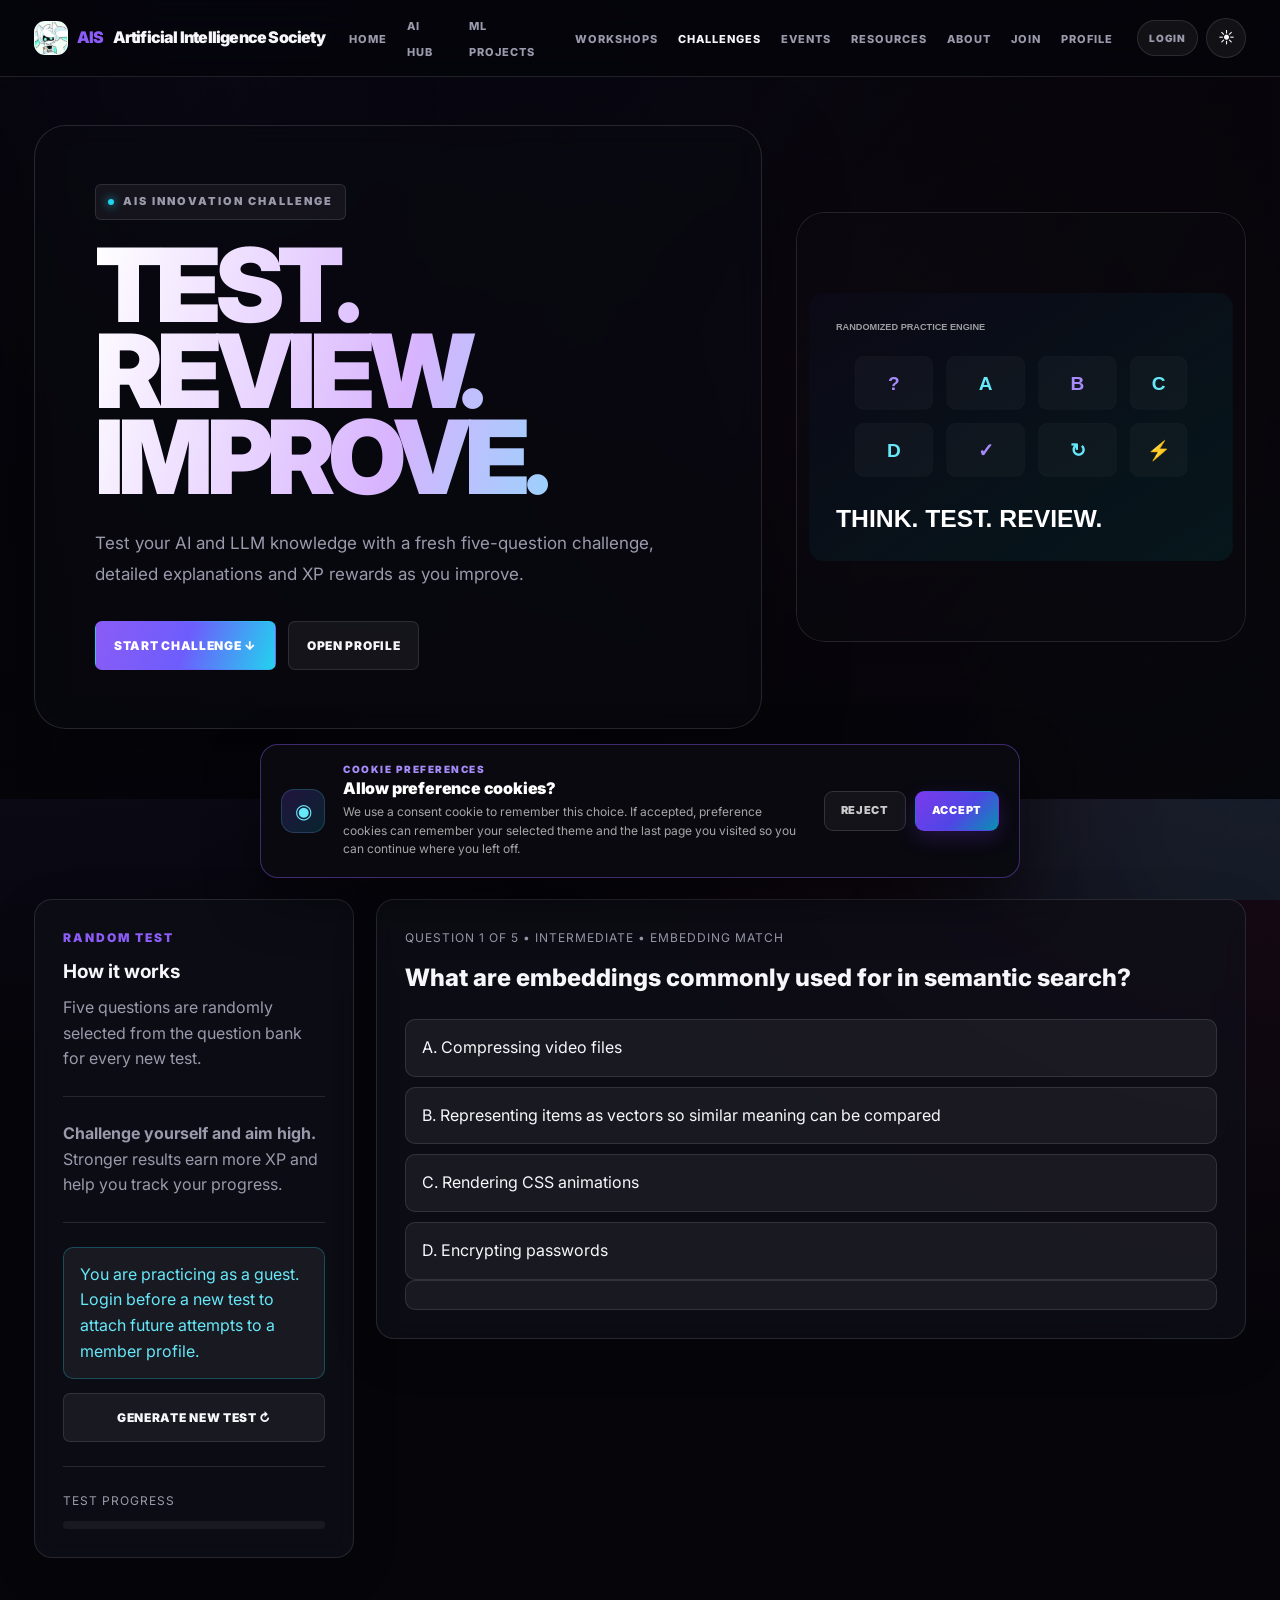
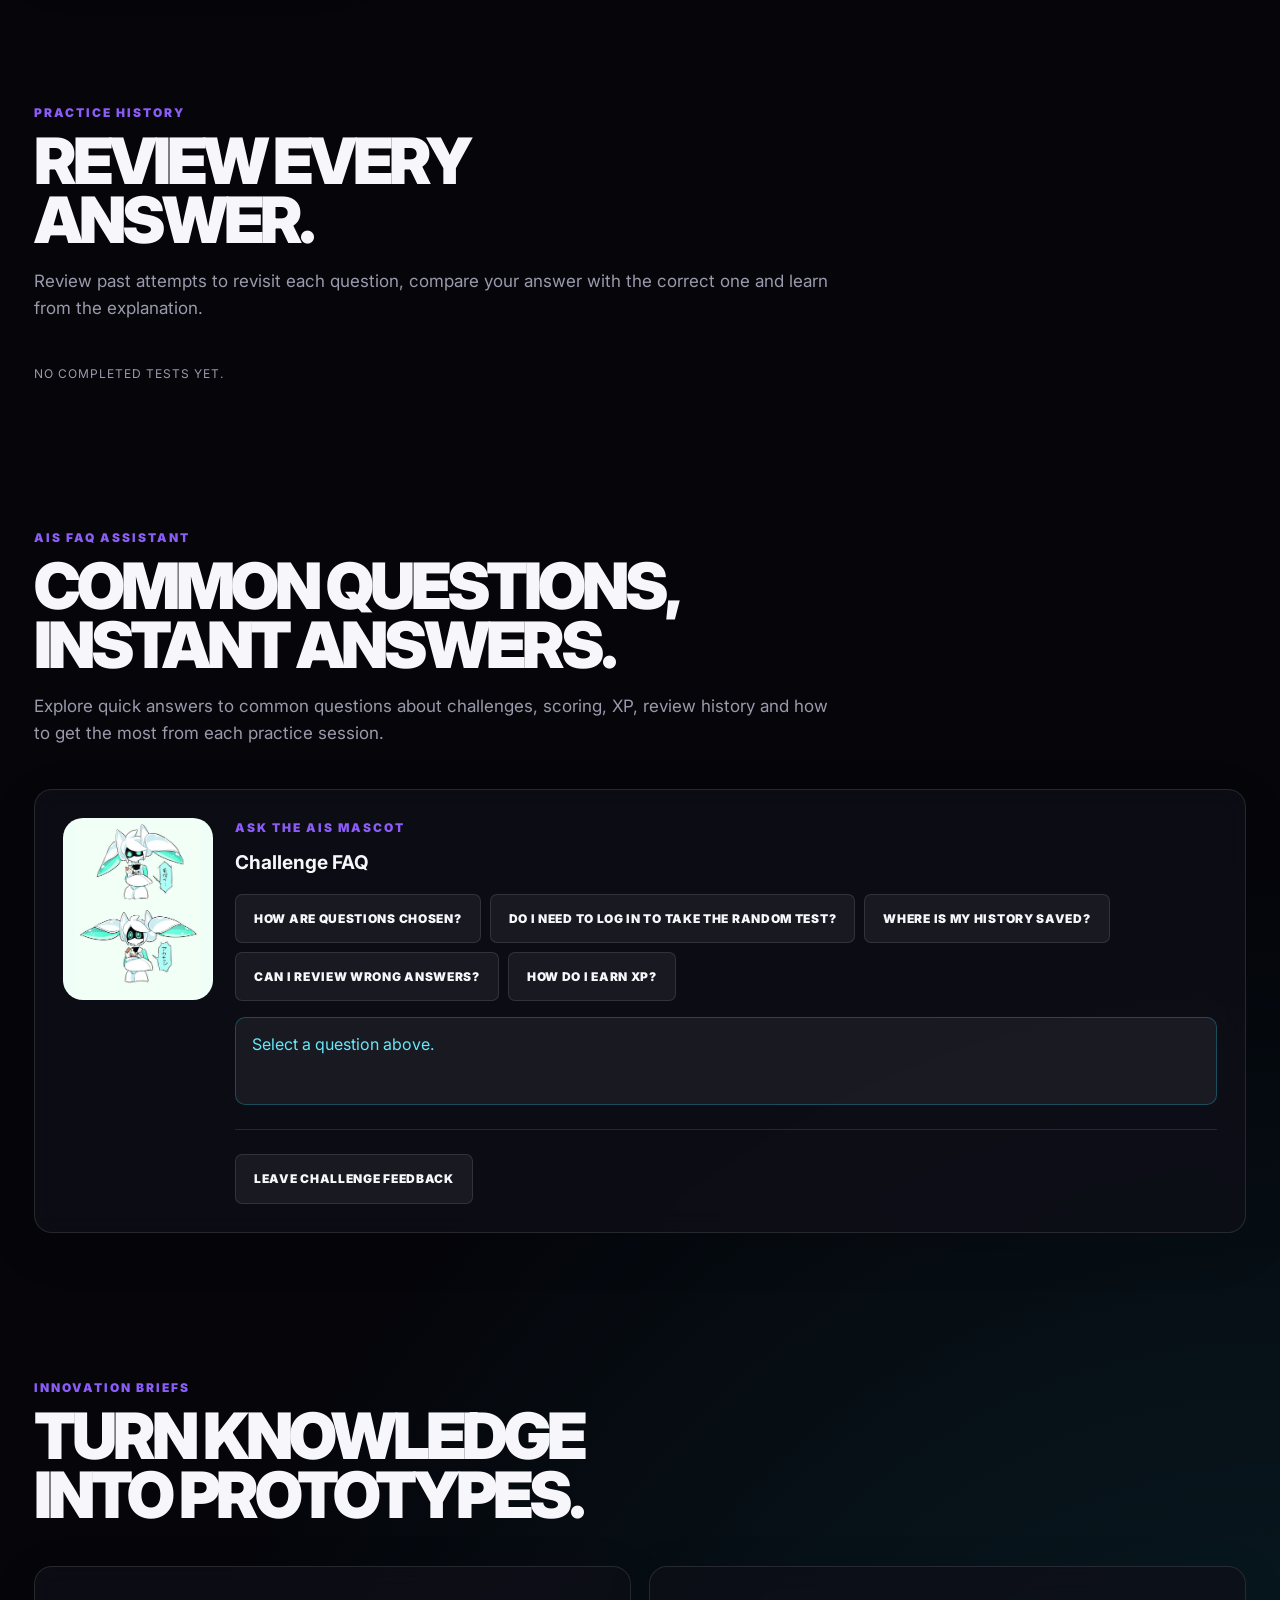
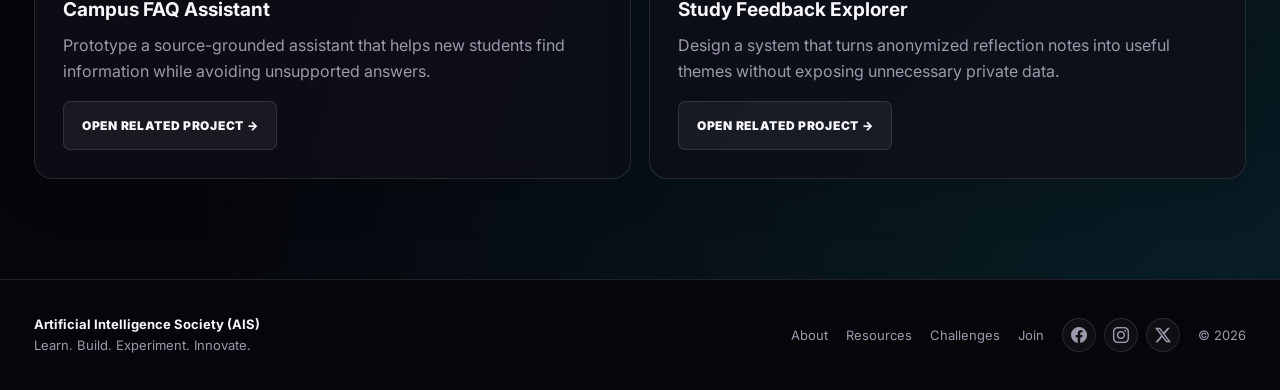
<file: challenges.html>
<!DOCTYPE html>
<html lang="en">
<head>
    <meta charset="UTF-8">
    <meta name="viewport" content="width=device-width, initial-scale=1.0">
    <link rel="icon" type="image/png" href="assets/images/ais-favicon.png">
    <title>Challenges | Artificial Intelligence Society (AIS)</title>
    <meta name="description" content="Randomized AI and LLM practice challenges from the Artificial Intelligence Society (AIS).">
    <link rel="preconnect" href="https://fonts.googleapis.com">
    <link rel="preconnect" href="https://fonts.gstatic.com" crossorigin>
    <link href="https://fonts.googleapis.com/css2?family=Inter:wght@400;500;600;700;800;900&amp;display=swap" rel="stylesheet">
    <link rel="stylesheet" href="css/styles.css">
    <link rel="stylesheet" href="https://cdn.jsdelivr.net/npm/bootstrap-icons@1.11.3/font/bootstrap-icons.min.css">
    <link rel="stylesheet" href="css/challenges.css">
    <link rel="stylesheet" href="css/cookie-consent.css">
    <link rel="stylesheet" href="css/site-footer.css">
    <link rel="stylesheet" href="css/mobile.css">
</head>
<body>
    <div class="bg-orbs" aria-hidden="true">
        <span class="orb a"></span>
        <span class="orb b"></span>
        <span class="orb c"></span>
    </div>

    <nav class="navbar">
        <div class="nav-container">
            <a href="index.html" class="logo">
                <img class="logo-mascot" src="assets/images/ais-mascot-icon.png" alt="AIS mascot icon">
                <span>AIS</span> Artificial Intelligence Society
            </a>
            <ul class="nav-links">
                <li><a href="index.html">Home</a></li>
                <li><a href="ai.html">AI Hub</a></li>
                <li><a href="ml-projects.html">ML Projects</a></li>
                <li><a href="workshop.html">Workshops</a></li>
                <li><a href="challenges.html" class="active">Challenges</a></li>
                <li><a href="events.html">Events</a></li>
                <li><a href="resources.html">Resources</a></li>
                <li><a href="about.html">About</a></li>
                <li><a href="join.html">Join</a></li>
                <li><a href="profile.html">Profile</a></li>
            </ul>
            <div class="nav-actions">
                <button class="icon-btn" id="themeToggle" type="button" aria-label="Toggle theme">☀️</button>
                <button class="icon-btn menu-btn" id="menuToggle" type="button" aria-label="Open menu">☰</button>
            </div>
        </div>
    </nav>

    <div class="mobile-menu" id="mobileMenu">
        <a href="index.html">Home</a>
        <a href="ai.html">AI Hub</a>
        <a href="ml-projects.html">ML Projects</a>
        <a href="workshop.html">Workshops</a>
        <a href="challenges.html">Challenges</a>
        <a href="events.html">Events</a>
        <a href="resources.html">Resources</a>
        <a href="about.html">About</a>
        <a href="join.html">Join</a>
        <a href="profile.html">Profile</a>
    </div>

    <header class="hero">
        <video class="hero-video" autoplay muted loop playsinline aria-hidden="true">
            <source src="assets/video/ai-ambient.mp4" type="video/mp4">
        </video>
        <div class="hero-overlay" aria-hidden="true"></div>
        <div class="hero-inner">
            <div class="hero-card">
                <div class="eyebrow">AIS INNOVATION CHALLENGE</div>
                <h1>TEST. REVIEW.<br>IMPROVE.</h1>
                <p>Test your AI and LLM knowledge with a fresh five-question challenge, detailed explanations and XP rewards as you improve.</p>
                <div class="hero-actions">
                    <a class="btn btn-primary" href="#challengeTest">Start Challenge ↓</a>
                    <a class="btn btn-secondary" href="profile.html">Open Profile</a>
                </div>
            </div>
            <div class="hero-art" aria-hidden="true">
                <img src="assets/graphics/challenge-grid.svg" alt="">
            </div>
        </div>
    </header>

    <main id="content">
        <section class="section" id="challengeTest">
            <div class="challenge-layout reveal">
                <aside class="card challenge-list">
                    <div class="section-label">RANDOM TEST</div>
                    <h3>How it works</h3>
                    <p>Five questions are randomly selected from the question bank for every new test.</p>
                    <div class="divider"></div>
                    <p><strong>Challenge yourself and aim high.</strong> Stronger results earn more XP and help you track your progress.</p>
                    <div class="divider"></div>
                    <div id="saveTarget" class="notice info"></div>
                    <button class="btn btn-secondary challenges-inline-style-1" id="newTest" type="button">Generate New Test ↻</button>
                    <div class="divider"></div>
                    <div class="mini">TEST PROGRESS</div>
                    <div class="progress challenges-inline-style-2"><span id="testProgress"></span></div>
                </aside>

                <div class="card">
                    <div class="mini" id="challengeMeta"></div>
                    <div class="question" id="question"></div>
                    <div id="options"></div>
                    <div id="feedback" class="notice challenges-inline-style-3" aria-live="polite"></div>
                    <button class="btn btn-primary challenges-inline-style-4" id="nextQuestion" type="button">Next Question</button>
                </div>
            </div>
        </section>

        <section class="section compact">
            <div class="section-head reveal">
                <div class="section-label">PRACTICE HISTORY</div>
                <h2>Review every<br>answer.</h2>
                <p>Review past attempts to revisit each question, compare your answer with the correct one and learn from the explanation.</p>
            </div>
            <div id="history" class="history-list reveal"></div>
        </section>

        <section class="section compact">
            <div class="section-head reveal">
                <div class="section-label">AIS FAQ ASSISTANT</div>
                <h2>Common questions,<br>instant answers.</h2>
                <p>Explore quick answers to common questions about challenges, scoring, XP, review history and how to get the most from each practice session.</p>
            </div>

            <div class="card assistant-shell reveal">
                <div class="assistant-mascot">
                    <img src="assets/images/voidoll-mascot.png" alt="AIS club mascot">
                </div>
                <div>
                    <div class="section-label">ASK THE AIS MASCOT</div>
                    <h3>Challenge FAQ</h3>
                    <div class="faq-buttons" id="faqButtons">
                        <button class="btn btn-secondary" type="button" data-faq="random">How are questions chosen?</button>
                        <button class="btn btn-secondary" type="button" data-faq="answers">Do I need to log in to take the random test?</button>
                        <button class="btn btn-secondary" type="button" data-faq="history">Where is my history saved?</button>
                        <button class="btn btn-secondary" type="button" data-faq="review">Can I review wrong answers?</button>
                        <button class="btn btn-secondary" type="button" data-faq="xp">How do I earn XP?</button>
                    </div>
                    <div class="notice info faq-answer" id="faqAnswer" aria-live="polite">Select a question above.</div>

                    <div class="divider"></div>
                    <button class="btn btn-secondary" id="feedbackToggle" type="button">Leave Challenge Feedback</button>
                    <form class="feedback-form" id="challengeFeedbackForm">
                        <div class="form-group">
                            <label for="feedbackCategory">Feedback category</label>
                            <select class="field" id="feedbackCategory" required>
                                <option value="">Choose a category</option>
                                <option>Question quality</option>
                                <option>Difficulty</option>
                                <option>Answer explanation</option>
                                <option>Interface</option>
                                <option>Other</option>
                            </select>
                        </div>
                        <div class="form-group challenges-inline-style-5">
                            <label for="feedbackText">Your feedback</label>
                            <textarea class="field" id="feedbackText" maxlength="800" required placeholder="Example: The explanation for the RAG question helped, but I would like more intermediate questions."></textarea>
                            <span class="field-help">Share ideas that could make future challenges clearer, more useful and more engaging.</span>
                        </div>
                        <button class="btn btn-primary challenges-inline-style-6" type="submit">Save Feedback</button>
                        <div id="feedbackFormStatus" class="form-message" aria-live="polite"></div>
                    </form>
                </div>
            </div>
        </section>

        <section class="section compact">
            <div class="section-head reveal">
                <div class="section-label">INNOVATION BRIEFS</div>
                <h2>Turn knowledge<br>into prototypes.</h2>
            </div>
            <div class="grid grid-2 reveal">
                <div class="card tilt-card">
                    <h3>Campus FAQ Assistant</h3>
                    <p>Prototype a source-grounded assistant that helps new students find information while avoiding unsupported answers.</p>
                    <a class="btn btn-secondary challenges-inline-style-7" href="ml-projects.html">Open Related Project →</a>
                </div>
                <div class="card tilt-card">
                    <h3>Study Feedback Explorer</h3>
                    <p>Design a system that turns anonymized reflection notes into useful themes without exposing unnecessary private data.</p>
                    <a class="btn btn-secondary challenges-inline-style-8" href="ml-projects.html">Open Related Project →</a>
                </div>
            </div>
        </section>
    </main>
    <footer class="footer site-footer">
        <div class="footer-inner">
            <div>
                <strong>Artificial Intelligence Society (AIS)</strong><br>
                <span>Learn. Build. Experiment. Innovate.</span>
            </div>
            <div class="footer-links">
                <a href="about.html">About</a>
                <a href="resources.html">Resources</a>
                <a href="challenges.html">Challenges</a>
                <a href="join.html">Join</a>
                <div class="social-links" aria-label="Social media links">
                    <a class="social-link" href="https://www.facebook.com/profile.php?id=61593624269321" target="_blank" rel="noopener noreferrer" aria-label="Facebook" title="Facebook"><i class="bi bi-facebook" aria-hidden="true"></i></a>
                    <a class="social-link" href="https://www.instagram.com/aiswastaken" target="_blank" rel="noopener noreferrer" aria-label="Instagram" title="Instagram"><i class="bi bi-instagram" aria-hidden="true"></i></a>
                    <a class="social-link" href="https://x.com/aiswastaken" target="_blank" rel="noopener noreferrer" aria-label="X" title="X"><i class="bi bi-twitter-x" aria-hidden="true"></i></a>
                </div>
                <span>© <span data-year></span></span>
            </div>
        </div>
    </footer>

    <script src="js/main.js"></script>
    <script src="js/challenges.js"></script>
    <script src="js/cookie-consent.js"></script>
    <script src="js/site-footer.js"></script>
</body>
</html>
</file>
<file: css/styles.css>
:root {
    --bg: #05050a;
    --surface: rgba(15, 15, 24, 0.76);
--surface-soft: rgba(255, 255, 255, 0.055);
    --text: #f7f7fb;
    --muted: #9a9aac;
    --line: rgba(255, 255, 255, 0.11);
    --purple: #8b5cf6;
--cyan: #22d3ee;
    --cyan-light: #67e8f9;
--danger: #fb7185;
--shadow: 0 24px 80px rgba(0, 0, 0, 0.35);
}

* {
    box-sizing: border-box;
    margin: 0;
    padding: 0;
}

html {
    scroll-behavior: smooth;
}

body {
    min-height: 100vh;
    overflow-x: hidden;
    font-family: "Inter", system-ui, -apple-system, BlinkMacSystemFont, "Segoe UI", sans-serif;
    line-height: 1.6;
    color: var(--text);
    background:
        radial-gradient(circle at 0 0, rgba(139, 92, 246, 0.18), transparent 28%),
        radial-gradient(circle at 100% 15%, rgba(236, 72, 153, 0.12), transparent 25%),
        radial-gradient(circle at 100% 100%, rgba(34, 211, 238, 0.13), transparent 30%),
        var(--bg);
    transition: background 0.3s ease, color 0.3s ease;
}

body.light-mode {
    --bg: #eef1f6;
    --surface: rgba(255, 255, 255, 0.78);
--surface-soft: rgba(0, 0, 0, 0.04);
    --text: #111827;
    --muted: #5f6774;
    --line: rgba(0, 0, 0, 0.1);
    --shadow: 0 24px 80px rgba(31, 41, 55, 0.12);
}

body.light-mode .bg-orbs .orb.a {
    background: rgba(139, 92, 246, 0.15);
}
body.light-mode .bg-orbs .orb.b {
    background: rgba(34, 211, 238, 0.12);
}
body.light-mode .bg-orbs .orb.c {
    background: rgba(236, 72, 153, 0.1);
}

body.light-mode .navbar {
    background: rgba(238, 241, 246, 0.86);
    border-bottom: 1px solid rgba(0, 0, 0, 0.08);
}

body.light-mode .hero-overlay {
    background: linear-gradient(90deg, rgba(238, 241, 246, 0.86), rgba(238, 241, 246, 0.46), rgba(238, 241, 246, 0.78));
}

body.light-mode .hero-card {
    border-color: rgba(0, 0, 0, 0.09);
    background: rgba(255, 255, 255, 0.7);
}

body.light-mode .hero h1 {
    background: linear-gradient(105deg, #111827, #7c3aed, #0891b2, #111827);
    -webkit-background-clip: text;
    background-clip: text;
    color: transparent;
}

body.light-mode .btn-secondary {
    border-color: rgba(0, 0, 0, 0.15);
    color: #111827;
    background: rgba(255, 255, 255, 0.5);
}
body.light-mode .btn-secondary:hover {
    border-color: rgba(34, 211, 238, 0.5);
}

body.light-mode .card {
    background: var(--surface);
    border-color: rgba(0, 0, 0, 0.08);
}
body.light-mode .card h3 {
    color: #111827;
}
body.light-mode .card p {
    color: #475569;
}
body.light-mode .card .icon {
    color: #111827;
}

body.light-mode .mini {
    color: #64748b;
}

body.light-mode .section-label {
    color: #7c3aed;
}
body.light-mode .section h2 {
    color: #111827;
}
body.light-mode .section-head p {
    color: #475569;
}
body.light-mode .lead-copy {
    color: #475569;
}

body.light-mode .pill {
    color: #475569;
    border-color: rgba(0, 0, 0, 0.08);
    background: rgba(0, 0, 0, 0.04);
}

body.light-mode .chips .pill {
    color: #475569;
}

body.light-mode .media-card {
    border-color: rgba(0, 0, 0, 0.08);
    background: rgba(255, 255, 255, 0.5);
}
body.light-mode .media-card img {
    background: rgba(255, 255, 255, 0.45);
}
body.light-mode .media-card::after {
    background: linear-gradient(180deg, transparent 45%, rgba(0, 0, 0, 0.45));
}
body.light-mode .media-caption {
    color: #ffffff;
}
body.light-mode .media-caption .mini {
    color: rgba(255, 255, 255, 0.7);
}
body.light-mode .media-caption strong {
    color: #ffffff;
}

body.light-mode .mobile-menu.open {
    background: rgba(238, 241, 246, 0.98);
    border-bottom: 1px solid rgba(0, 0, 0, 0.08);
}
body.light-mode .mobile-menu a {
    color: #475569;
}
body.light-mode .mobile-menu a:hover {
    color: #111827;
}

body.light-mode .field {
    background: rgba(255, 255, 255, 0.68);
    border-color: rgba(0, 0, 0, 0.12);
    color: #111827;
}
body.light-mode .field:focus {
    border-color: #7c3aed;
    box-shadow: 0 0 0 3px rgba(139, 92, 246, 0.15);
}
body:not(.light-mode) select.field {
    color-scheme: dark;
    color: #f7f7fb;
    background-color: #101019;
}
body:not(.light-mode) select.field option,
body:not(.light-mode) select.field optgroup {
    color: #f7f7fb;
    background-color: #101019;
}
body.light-mode select.field {
    color-scheme: light;
    color: #111827;
    background-color: #ffffff;
}
body.light-mode select.field option,
body.light-mode select.field optgroup {
    color: #111827;
    background-color: #ffffff;
}

body.light-mode .field:-webkit-autofill,
body.light-mode .field:-webkit-autofill:hover,
body.light-mode .field:-webkit-autofill:focus {
    -webkit-text-fill-color: #111827 !important;
    caret-color: #111827;
    box-shadow: 0 0 0 1000px #ffffff inset !important;
}

body.light-mode .form-group label {
    color: #374151;
}

body.light-mode .notice {
    border-color: rgba(0, 0, 0, 0.08);
    color: #475569;
    background: rgba(0, 0, 0, 0.03);
}
body.light-mode .notice.success {
    border-color: rgba(34, 197, 94, 0.3);
    color: #15803d;
    background: rgba(34, 197, 94, 0.07);
}
body.light-mode .notice.error {
    border-color: rgba(251, 113, 133, 0.35);
    color: #b91c1c;
    background: rgba(251, 113, 133, 0.07);
}
body.light-mode .notice.info {
    border-color: rgba(34, 211, 238, 0.28);
    color: #0e7490;
}

body.light-mode .code-block {
    color: #1e293b;
    background: #f1f5f9;
    border-color: rgba(0, 0, 0, 0.08);
}

body.light-mode .timeline::before {
    background: linear-gradient(#7c3aed, #0891b2);
}
body.light-mode .timeline-item::before {
    border-color: #7c3aed;
    background: #eef1f6;
}

body.light-mode .challenge-option {
    border-color: rgba(0, 0, 0, 0.08);
    color: #111827;
    background: rgba(0, 0, 0, 0.03);
}
body.light-mode .challenge-option:hover:not(:disabled) {
    border-color: rgba(139, 92, 246, 0.5);
}
body.light-mode .challenge-option.correct-option {
    border-color: rgba(34, 197, 94, 0.65);
    background: rgba(34, 197, 94, 0.09);
}
body.light-mode .challenge-option.wrong-option {
    border-color: rgba(251, 113, 133, 0.72);
    background: rgba(251, 113, 133, 0.08);
}

body.light-mode .question {
    color: #111827;
}

body.light-mode .history-item {
    border-color: rgba(0, 0, 0, 0.08);
    background: rgba(0, 0, 0, 0.03);
}
body.light-mode .history-score {
    color: #0e7490;
}
body.light-mode .history-item-top {
    color: #111827;
}

body.light-mode .review-accordion {
    border-color: rgba(0, 0, 0, 0.08);
    background: rgba(0, 0, 0, 0.03);
}
body.light-mode .review-accordion > summary {
    color: #111827;
}
body.light-mode .review-question {
    background: rgba(0, 0, 0, 0.04);
    border-color: rgba(0, 0, 0, 0.06);
}
body.light-mode .review-question h4 {
    color: #111827;
}
body.light-mode .review-question p {
    color: #475569;
}
body.light-mode .answer-good {
    color: #15803d;
}
body.light-mode .answer-bad {
    color: #b91c1c;
}

body.light-mode .metric-box {
    border-color: rgba(0, 0, 0, 0.08);
    background: rgba(0, 0, 0, 0.03);
}
body.light-mode .metric-box strong {
    color: #0e7490;
}
body.light-mode .metric-box span {
    color: #475569;
}

body.light-mode .activity-row {
    border-bottom-color: rgba(0, 0, 0, 0.08);
}
body.light-mode .activity-row .mini {
    color: #64748b;
}
body.light-mode .activity-row strong {
    color: #111827;
}

body.light-mode .credential-table th {
    color: #64748b;
}
body.light-mode .credential-table td {
    color: #111827;
    border-bottom-color: rgba(0, 0, 0, 0.06);
}

body.light-mode .profile-header .avatar {
    color: #ffffff;
}

body.light-mode .skill-bar .row {
    color: #475569;
}

body.light-mode .event-date {
    color: #0e7490;
}

body.light-mode .note-box {
    background: rgba(34, 211, 238, 0.06);
    color: #475569;
    border-left-color: #0891b2;
}

body.light-mode .footer {
    border-top-color: rgba(0, 0, 0, 0.08);
    color: #64748b;
}
body.light-mode .footer strong {
    color: #111827;
}
body.light-mode .footer-links a:hover {
    color: #111827;
}

body.light-mode .logo-mascot {
    border-color: rgba(0, 0, 0, 0.08);
}

body.light-mode .icon-btn {
    border-color: rgba(0, 0, 0, 0.1);
    color: #111827;
    background: rgba(0, 0, 0, 0.04);
}
body.light-mode .icon-btn:hover {
    border-color: rgba(139, 92, 246, 0.5);
}

body.light-mode .nav-links a {
    color: #64748b;
}
body.light-mode .nav-links a:hover,
body.light-mode .nav-links a.active {
    color: #111827;
}

body.light-mode .member-status {
    border-color: rgba(0, 0, 0, 0.08);
    color: #64748b;
    background: rgba(0, 0, 0, 0.03);
}
body.light-mode .member-status:hover {
    color: #111827;
    border-color: rgba(139, 92, 246, 0.5);
}

body.light-mode .hero-art img {
    background: rgba(255, 255, 255, 0.55);
    border-color: rgba(0, 0, 0, 0.08);
}

body.light-mode .resource-link {
    color: #111827;
}
body.light-mode .resource-link .mini {
    color: #7c3aed;
}
body.light-mode .resource-link h3 {
    color: #111827;
}
body.light-mode .resource-link p {
    color: #475569;
}
body.light-mode .resource-link span:last-child {
    color: #64748b;
}

body.light-mode .form-card {
    border-color: rgba(0, 0, 0, 0.08);
    background: rgba(255, 255, 255, 0.5);
}
body.light-mode .form-message .success {
    color: #15803d;
}
body.light-mode .form-message .error {
    color: #b91c1c;
}

body.light-mode .field-help {
    color: #64748b;
}

body.light-mode .track-status {
    color: #64748b;
}
body.light-mode .track-status.success {
    color: #15803d;
}
body.light-mode .track-status.error {
    color: #b91c1c;
}

body.light-mode .project-card {
    background: #f8fafc;
    border-color: rgba(0, 0, 0, 0.08);
}
body.light-mode .project-card:hover {
    border-color: rgba(139, 92, 246, 0.4);
}
body.light-mode .project-overlay {
    background: linear-gradient(180deg, rgba(255, 255, 255, 0.02) 0%, rgba(10, 10, 15, 0.4) 70%, rgba(5, 5, 10, 0.85) 100%);
}
body.light-mode .project-card h3 {
    color: #0f172a;
}
body.light-mode .project-card p {
    color: #334155;
}
body.light-mode .project-number {
    color: rgba(0, 0, 0, 0.5);
}
body.light-mode .project-category {
    color: #7c3aed;
}
body.light-mode .badge {
    background: rgba(0, 0, 0, 0.04);
    border-color: rgba(0, 0, 0, 0.06);
    color: #1e293b;
}
body.light-mode .details-btn {
    background: rgba(0, 0, 0, 0.05);
    border-color: rgba(0, 0, 0, 0.1);
    color: #0f172a;
}
body.light-mode .details-btn:hover {
    background: #0f172a;
    color: #fff;
}
body.light-mode .project-level.beginner {
    color: #15803d;
    border-color: rgba(34, 197, 94, 0.4);
    background: rgba(34, 197, 94, 0.12);
}
body.light-mode .project-level.intermediate {
    color: #b45309;
    border-color: rgba(245, 158, 11, 0.4);
    background: rgba(245, 158, 11, 0.12);
}
body.light-mode .project-level.advanced {
    color: #b91c1c;
    border-color: rgba(239, 68, 68, 0.4);
    background: rgba(239, 68, 68, 0.12);
}

body.light-mode .learning-workspace.card {
    background: rgba(255, 255, 255, 0.8);
    border-color: rgba(0, 0, 0, 0.08);
}
body.light-mode .guide-header h3 {
    color: #0f172a;
}
body.light-mode .guide-header p {
    color: #475569;
}
body.light-mode .guide-header .event-date {
    color: #0e7490;
}
body.light-mode .guide-step {
    background: rgba(0, 0, 0, 0.04);
    border-color: rgba(0, 0, 0, 0.06);
}
body.light-mode .guide-step h4 {
    color: #0f172a;
}
body.light-mode .guide-step p {
    color: #475569;
}
body.light-mode .guide-step::before {
    background: linear-gradient(135deg, #7c3aed, #0891b2);
}
body.light-mode .learning-menu-button {
    color: #0f172a;
    border-color: rgba(0, 0, 0, 0.06);
    background: rgba(0, 0, 0, 0.04);
}
body.light-mode .learning-menu-button:hover,
body.light-mode .learning-menu-button.active {
    border-color: rgba(139, 92, 246, 0.5);
    background: rgba(139, 92, 246, 0.08);
}
body.light-mode .learning-menu-button span {
    color: #64748b;
}
body.light-mode .learning-menu .section-label {
    color: #7c3aed;
}
body.light-mode .completion-panel {
    background: rgba(0, 0, 0, 0.04);
    border-color: rgba(0, 0, 0, 0.06);
}
body.light-mode .completion-panel strong {
    color: #0f172a;
}
body.light-mode .completion-panel p {
    color: #475569;
}

body.light-mode .modal-box {
    background: #f8fafc;
    border-color: rgba(0, 0, 0, 0.08);
}
body.light-mode .modal-box h2 {
    color: #0f172a;
}
body.light-mode .modal-box .modal-desc {
    color: #475569;
}
body.light-mode .modal-box .modal-section h4 {
    color: #7c3aed;
}
body.light-mode .modal-box .modal-section p {
    color: #334155;
}
body.light-mode .modal-tech {
    background: rgba(0, 0, 0, 0.04);
    border-color: rgba(0, 0, 0, 0.06);
    color: #1e293b;
}
body.light-mode .modal-close {
    color: #64748b;
}
body.light-mode .modal-close:hover {
    background: rgba(0, 0, 0, 0.08);
    color: #111827;
}

body.light-mode .resource-item {
    border-color: rgba(0, 0, 0, 0.08);
    background: rgba(255, 255, 255, 0.5);
}
body.light-mode .resource-item h3 {
    color: #0f172a;
}
body.light-mode .resource-item p {
    color: #475569;
}

body.light-mode .assistant-mascot {
    border-color: rgba(0, 0, 0, 0.08);
}
body.light-mode .faq-answer {
    color: #111827;
}

body.light-mode .xp-chip {
    border-color: rgba(0, 0, 0, 0.08);
    background: rgba(0, 0, 0, 0.03);
    color: #475569;
}
body.light-mode .xp-chip strong {
    color: #0f172a;
}
body.light-mode .xp-row {
    color: #64748b;
}
body.light-mode .skill-level-label {
    color: #0f172a;
}

a {
    color: inherit;
    text-decoration: none;
}

img,
video,
iframe {
    display: block;
    max-width: 100%;
}

button,
input,
select,
textarea {
    font: inherit;
}

button {
    border: 0;
}

.bg-orbs {
    position: fixed;
    inset: 0;
    z-index: -3;
    overflow: hidden;
    pointer-events: none;
}

.orb {
    position: absolute;
    border-radius: 50%;
    filter: blur(100px);
    opacity: 0.45;
    animation: drift 16s ease-in-out infinite alternate;
}

.orb.a {
    top: -160px;
    left: -160px;
    width: 440px;
    height: 440px;
    background: rgba(139, 92, 246, 0.32);
}

.orb.b {
    right: -230px;
    bottom: -180px;
    width: 520px;
    height: 520px;
    background: rgba(34, 211, 238, 0.2);
    animation-delay: -5s;
}

.orb.c {
    top: 30%;
    right: 18%;
    width: 320px;
    height: 320px;
    background: rgba(236, 72, 153, 0.16);
    animation-delay: -9s;
}

@keyframes drift {
    to {
        transform: translate3d(45px, 35px, 0) scale(1.08);
    }
}

.navbar {
    position: fixed;
    top: 0;
    left: 0;
    z-index: 1000;
    width: 100%;
    border-bottom: 1px solid var(--line);
    background: rgba(5, 5, 10, 0.72);
    backdrop-filter: blur(18px);
    -webkit-backdrop-filter: blur(18px);
}

.nav-container {
    display: flex;
    align-items: center;
    gap: 24px;
    max-width: 1380px;
    min-height: 76px;
    margin: auto;
    padding: 0 34px;
}

.logo {
    display: inline-flex;
    align-items: center;
    gap: 9px;
    flex: 0 0 auto;
    font-weight: 900;
    letter-spacing: -0.8px;
    white-space: nowrap;
}

.logo span {
    color: var(--purple);
}

.logo-mascot {
    width: 34px;
    height: 34px;
    flex: 0 0 auto;
    border: 1px solid var(--line);
    border-radius: 11px;
    object-fit: cover;
    object-position: center;
    background: #effff8;
}

.nav-links {
    display: flex;
    align-items: center;
    gap: 20px;
    margin-left: auto;
    list-style: none;
}

.nav-links a {
    color: var(--muted);
    font-size: 11px;
    font-weight: 800;
    letter-spacing: 1px;
    text-transform: uppercase;
    transition: color 0.2s ease;
}

.nav-links a:hover,
.nav-links a.active {
    color: var(--text);
}

.nav-actions {
    display: flex;
    align-items: center;
    gap: 8px;
}

.member-status {
    display: inline-flex;
    align-items: center;
    min-height: 36px;
    padding: 0 11px;
    border: 1px solid var(--line);
    border-radius: 999px;
    background: var(--surface-soft);
    color: var(--muted);
    font-size: 10px;
    font-weight: 900;
    letter-spacing: 0.8px;
    text-transform: uppercase;
    transition: 0.2s ease;
}

.member-status:hover {
    color: var(--text);
    border-color: rgba(139, 92, 246, 0.55);
}

.icon-btn {
    display: grid;
    width: 40px;
    height: 40px;
    place-items: center;
    border: 1px solid var(--line);
    border-radius: 50%;
    color: var(--text);
    background: var(--surface-soft);
    cursor: pointer;
    transition: transform 0.2s ease, border-color 0.2s ease;
}

.icon-btn:hover {
    transform: translateY(-2px);
    border-color: rgba(139, 92, 246, 0.6);
}

.menu-btn,
.mobile-menu {
    display: none;
}

.hero {
    position: relative;
    display: flex;
    align-items: center;
    min-height: 760px;
    overflow: hidden;
    padding: 125px 34px 70px;
    isolation: isolate;
}

.hero-video {
    position: absolute;
    inset: 0;
    z-index: -3;
    width: 100%;
    height: 100%;
    object-fit: cover;
    opacity: 0.72;
}

.hero-overlay {
    position: absolute;
    inset: 0;
    z-index: -2;
    background:
        linear-gradient(90deg, rgba(5, 5, 10, 0.9) 0%, rgba(5, 5, 10, 0.45) 56%, rgba(5, 5, 10, 0.74) 100%),
        linear-gradient(180deg, rgba(5, 5, 10, 0.2), rgba(5, 5, 10, 0.72));
}

.hero-inner {
    display: grid;
    grid-template-columns: minmax(0, 1.05fr) minmax(300px, 0.65fr);
    align-items: center;
    gap: 34px;
    width: 100%;
    max-width: 1380px;
    margin: auto;
}

.hero-card {
    width: min(860px, 100%);
    padding: 58px 60px;
    border: 1px solid rgba(255, 255, 255, 0.13);
    border-radius: 32px;
    background: rgba(10, 10, 17, 0.56);
    box-shadow: var(--shadow);
    backdrop-filter: blur(12px);
    -webkit-backdrop-filter: blur(12px);
    animation: heroIn 0.75s ease both;
}

@keyframes heroIn {
    from {
        opacity: 0;
        transform: translateY(24px) scale(0.985);
    }
    to {
        opacity: 1;
        transform: none;
    }
}

.eyebrow {
    display: inline-flex;
    align-items: center;
    gap: 9px;
    margin-bottom: 22px;
    padding: 8px 12px;
    border: 1px solid var(--line);
    border-radius: 6px;
    color: var(--muted);
    background: var(--surface-soft);
    font-size: 11px;
    font-weight: 900;
    letter-spacing: 2px;
    text-transform: uppercase;
}

.eyebrow::before {
    width: 6px;
    height: 6px;
    border-radius: 50%;
    background: var(--cyan);
    box-shadow: 0 0 10px var(--cyan);
    content: "";
    animation: pulse 2s ease-in-out infinite;
}

@keyframes pulse {
    50% {
        opacity: 0.35;
        transform: scale(0.75);
    }
}

.hero h1 {
    margin-bottom: 28px;
    font-size: clamp(56px, 8vw, 108px);
    font-weight: 900;
    line-height: 0.84;
    letter-spacing: -6px;
    text-transform: uppercase;
    background: linear-gradient(105deg, #ffffff 0%, #d8b4fe 25%, #67e8f9 48%, #ffffff 68%, #a78bfa 100%);
    background-size: 220% 100%;
    -webkit-background-clip: text;
    background-clip: text;
    color: transparent;
    animation: flow 10s ease-in-out infinite;
}

@keyframes flow {
    50% {
        background-position: 100% 50%;
    }
}

.hero p {
    max-width: 650px;
    margin-bottom: 30px;
    color: var(--muted);
    font-size: 17px;
    line-height: 1.85;
}

.hero-actions {
    display: flex;
    flex-wrap: wrap;
    gap: 12px;
}

.hero-art {
    position: relative;
    min-height: 430px;
    overflow: hidden;
    border-radius: 28px;
    background: rgba(255, 255, 255, 0.025);
    animation: floatArt 6s ease-in-out infinite;
}

@keyframes floatArt {
    50% {
        transform: translateY(-10px) rotate(0.4deg);
    }
}

.hero-art img {
    width: 100%;
    height: 430px;
    padding: 12px;
    object-fit: contain;
    object-position: center;
    border: 1px solid var(--line);
    border-radius: 28px;
    background: rgba(5, 5, 10, 0.42);
    box-shadow: var(--shadow);
    transition: transform 0.28s ease;
}

.hero-art:hover img {
    transform: scale(1.035);
}

.btn {
    display: inline-flex;
    align-items: center;
    justify-content: center;
    gap: 10px;
    padding: 14px 18px;
    border: 1px solid transparent;
    border-radius: 7px;
    font-size: 12px;
    font-weight: 900;
    letter-spacing: 0.7px;
    text-transform: uppercase;
    cursor: pointer;
    transition: transform 0.22s ease, box-shadow 0.22s ease, border-color 0.22s ease;
}

.btn-primary {
    color: #ffffff;
    background: linear-gradient(110deg, var(--purple), #6d5dfc, var(--cyan));
}

.btn-primary:hover {
    transform: translateY(-3px);
    box-shadow: 0 14px 32px rgba(139, 92, 246, 0.22);
}

.btn-secondary {
    border-color: var(--line);
    color: var(--text);
    background: var(--surface-soft);
}

.btn-secondary:hover {
    transform: translateY(-2px);
    border-color: rgba(34, 211, 238, 0.55);
}

.btn-danger {
    border-color: rgba(251, 113, 133, 0.3);
    color: var(--danger);
    background: rgba(251, 113, 133, 0.1);
}

.section {
    position: relative;
    max-width: 1380px;
    margin: auto;
    padding: 100px 34px;
}

.section.compact {
    padding-top: 45px;
}

.section-head {
    max-width: 800px;
    margin-bottom: 42px;
}

.section-label {
    margin-bottom: 10px;
    color: var(--purple);
    font-size: 12px;
    font-weight: 900;
    letter-spacing: 2px;
    text-transform: uppercase;
}

.section h2 {
    margin-bottom: 18px;
    font-size: clamp(42px, 5vw, 72px);
    font-weight: 900;
    line-height: 0.92;
    letter-spacing: -4px;
    text-transform: uppercase;
}

.section-head p,
.lead-copy {
    color: var(--muted);
    font-size: 17px;
}

.grid {
    display: grid;
    gap: 18px;
}

.grid-2 {
    grid-template-columns: repeat(2, minmax(0, 1fr));
}

.grid-3 {
    grid-template-columns: repeat(3, minmax(0, 1fr));
}

.grid-4 {
    grid-template-columns: repeat(4, minmax(0, 1fr));
}

.card {
    position: relative;
    overflow: hidden;
    padding: 28px;
    border: 1px solid var(--line);
    border-radius: 18px;
    background: var(--surface);
    box-shadow: 0 14px 50px rgba(0, 0, 0, 0.12);
    backdrop-filter: blur(12px);
    -webkit-backdrop-filter: blur(12px);
    transition: transform 0.25s ease, border-color 0.25s ease, box-shadow 0.25s ease;
}

.card:hover {
    transform: translateY(-6px);
    border-color: rgba(139, 92, 246, 0.4);
    box-shadow: 0 22px 60px rgba(0, 0, 0, 0.18);
}

.card .icon {
    margin-bottom: 14px;
    font-size: 28px;
}

.card h3 {
    margin-bottom: 8px;
    font-size: 19px;
}

.card p {
    color: var(--muted);
}

.tilt-card {
    transform-style: preserve-3d;
    will-change: transform;
}

.mini {
    color: var(--muted);
    font-size: 12px;
    letter-spacing: 1px;
    text-transform: uppercase;
}

.stat {
    font-size: 42px;
    font-weight: 900;
    letter-spacing: -2px;
    background: linear-gradient(90deg, var(--purple), var(--cyan));
    -webkit-background-clip: text;
    background-clip: text;
    color: transparent;
}

.pill {
    display: inline-flex;
    align-items: center;
    gap: 6px;
    padding: 7px 10px;
    border: 1px solid var(--line);
    border-radius: 999px;
    color: var(--muted);
    background: var(--surface-soft);
    font-size: 11px;
    font-weight: 800;
}

.chips {
    display: flex;
    flex-wrap: wrap;
    gap: 8px;
    margin-top: 14px;
}

.reveal {
    opacity: 0;
    transform: translateY(26px);
    transition: opacity 0.65s ease, transform 0.65s ease;
}

.reveal.visible {
    opacity: 1;
    transform: none;
}

.divider {
    height: 1px;
    margin: 24px 0;
    background: var(--line);
}

.notice {
    padding: 14px 16px;
    border: 1px solid var(--line);
    border-radius: 10px;
    color: var(--muted);
    background: var(--surface-soft);
}

.notice.success {
    border-color: rgba(34, 197, 94, 0.3);
    color: #86efac;
    background: rgba(34, 197, 94, 0.07);
}

.notice.error {
    border-color: rgba(251, 113, 133, 0.35);
    color: #fda4af;
    background: rgba(251, 113, 133, 0.07);
}

.notice.info {
    border-color: rgba(34, 211, 238, 0.28);
    color: var(--cyan-light);
}

.progress {
    height: 8px;
    overflow: hidden;
    border-radius: 999px;
    background: var(--surface-soft);
}

.progress > span {
    display: block;
    width: 0;
    height: 100%;
    border-radius: inherit;
    background: linear-gradient(90deg, var(--purple), var(--cyan));
    transition: width 0.5s ease;
}

.media-split {
    display: grid;
    grid-template-columns: minmax(0, 1fr) minmax(320px, 0.9fr);
    align-items: center;
    gap: 28px;
}

.media-card {
    position: relative;
    overflow: hidden;
    min-height: 410px;
    border: 1px solid var(--line);
    border-radius: 26px;
    background: var(--surface);
    box-shadow: var(--shadow);
    display: grid;
    place-items: center;
}

.media-card img {
    width: 100%;
    height: 410px;
    min-height: 0;
    object-fit: contain;
    object-position: center;
    background: rgba(5, 5, 10, 0.28);
    transition: transform 0.28s ease;
}

.media-card:hover img {
    transform: scale(1.035);
}

.media-card::after {
    position: absolute;
    inset: 0;
    background: linear-gradient(180deg, transparent 45%, rgba(5, 5, 10, 0.82));
    content: "";
    pointer-events: none;
}

.media-caption {
    position: absolute;
    right: 24px;
    bottom: 22px;
    left: 24px;
    z-index: 2;
    color: #ffffff;
}

.media-caption .mini {
    color: rgba(255, 255, 255, 0.62);
}

.video-frame {
    overflow: hidden;
    aspect-ratio: 16 / 9;
    border: 1px solid var(--line);
    border-radius: 22px;
    background: #000000;
    box-shadow: var(--shadow);
}

.video-frame iframe,
.video-frame video {
    width: 100%;
    height: 100%;
    border: 0;
    object-fit: cover;
}

.form-shell {
    display: grid;
    grid-template-columns: 0.82fr 1.18fr;
    gap: 22px;
}

.form-card {
    padding: 32px;
    border: 1px solid var(--line);
    border-radius: 22px;
    background: var(--surface);
}

.form-grid {
    display: grid;
    grid-template-columns: repeat(2, minmax(0, 1fr));
    gap: 18px;
}

.form-group {
    display: flex;
    flex-direction: column;
    gap: 8px;
}

.form-group.full {
    grid-column: 1 / -1;
}

.form-group label {
    font-size: 12px;
    font-weight: 800;
    letter-spacing: 0.6px;
    text-transform: uppercase;
}

.field {
    width: 100%;
    padding: 13px 14px;
    border: 1px solid var(--line);
    border-radius: 9px;
    outline: none;
    color: var(--text);
    background: rgba(0, 0, 0, 0.16);
    transition: border-color 0.2s ease, box-shadow 0.2s ease;
}

.field:focus {
    border-color: var(--purple);
    box-shadow: 0 0 0 3px rgba(139, 92, 246, 0.11);
}

textarea.field {
    min-height: 125px;
    resize: vertical;
}

.check-row {
    display: flex;
    align-items: flex-start;
    gap: 10px;
    color: var(--muted);
    font-size: 14px;
}

.form-message {
    margin-top: 14px;
    font-size: 14px;
}

.success {
    color: #4ade80;
}

.error {
    color: var(--danger);
}

.timeline {
    position: relative;
    padding-left: 22px;
}

.timeline::before {
    position: absolute;
    top: 8px;
    bottom: 8px;
    left: 5px;
    width: 2px;
    background: linear-gradient(var(--purple), var(--cyan));
    content: "";
}

.timeline-item {
    position: relative;
    padding: 0 0 28px 22px;
}

.timeline-item::before {
    position: absolute;
    top: 8px;
    left: -22px;
    width: 12px;
    height: 12px;
    border: 3px solid var(--purple);
    border-radius: 50%;
    background: var(--bg);
    content: "";
}

.challenge-layout {
    display: grid;
    grid-template-columns: 320px minmax(0, 1fr);
    align-items: start;
    gap: 22px;
}

.challenge-list {
    position: sticky;
    top: 100px;
}

.challenge-option {
    width: 100%;
    margin-top: 10px;
    padding: 15px 16px;
    border: 1px solid var(--line);
    border-radius: 10px;
    color: var(--text);
    background: var(--surface-soft);
    text-align: left;
    cursor: pointer;
    transition: transform 0.18s ease, border-color 0.18s ease, background 0.18s ease;
}

.challenge-option:hover:not(:disabled) {
    transform: translateX(4px);
    border-color: rgba(139, 92, 246, 0.55);
}

.challenge-option:disabled {
    cursor: default;
}

.challenge-option.correct-option {
    border-color: rgba(34, 197, 94, 0.65);
    background: rgba(34, 197, 94, 0.09);
}

.challenge-option.wrong-option {
    border-color: rgba(251, 113, 133, 0.72);
    background: rgba(251, 113, 133, 0.08);
}

.question {
    margin: 15px 0;
    font-size: 24px;
    font-weight: 800;
    line-height: 1.35;
}

.result-badge {
    font-size: 52px;
    font-weight: 900;
    letter-spacing: -2px;
}

.history-list {
    display: grid;
    gap: 10px;
    margin-top: 14px;
}

.history-item {
    padding: 15px;
    border: 1px solid var(--line);
    border-radius: 12px;
    background: var(--surface-soft);
}

.history-item-top {
    display: flex;
    align-items: center;
    justify-content: space-between;
    gap: 14px;
}

.history-score {
    color: var(--cyan-light);
    font-size: 20px;
    font-weight: 900;
}

.review-accordion {
    margin-top: 12px;
    border: 1px solid var(--line);
    border-radius: 12px;
    background: var(--surface-soft);
}

.review-accordion > summary {
    padding: 13px 15px;
    font-size: 13px;
    font-weight: 800;
    cursor: pointer;
    list-style: none;
}

.review-accordion > summary::-webkit-details-marker {
    display: none;
}

.review-content {
    display: grid;
    gap: 10px;
    padding: 0 15px 15px;
}

.review-question {
    padding: 14px;
    border: 1px solid var(--line);
    border-radius: 10px;
    background: rgba(0, 0, 0, 0.08);
}

.review-question h4 {
    margin-bottom: 8px;
    font-size: 14px;
}

.review-question p {
    margin-top: 6px;
    color: var(--muted);
    font-size: 13px;
}

.answer-good {
    color: #86efac;
    font-weight: 800;
}

.answer-bad {
    color: #fda4af;
    font-weight: 800;
}

.code-block {
    overflow: auto;
    padding: 18px;
    border: 1px solid var(--line);
    border-radius: 12px;
    color: #d6d6e7;
    background: #080811;
    font-family: ui-monospace, SFMono-Regular, Menlo, Monaco, Consolas, monospace;
}

.login-wrap {
    max-width: 540px;
    margin: auto;
}

.profile-wrap {
    display: none;
}

.profile-header {
    display: flex;
    align-items: center;
    gap: 20px;
}

.avatar {
    display: grid;
    flex: 0 0 auto;
    width: 82px;
    height: 82px;
    place-items: center;
    border-radius: 22px;
    color: #ffffff;
    background: linear-gradient(135deg, var(--purple), var(--cyan));
    font-size: 30px;
    font-weight: 900;
}

.skill-bar {
    margin-top: 14px;
}

.skill-bar .row {
    display: flex;
    justify-content: space-between;
    margin-bottom: 6px;
    font-size: 13px;
}

.credential-table {
    width: 100%;
    margin-top: 12px;
    border-collapse: collapse;
}

.credential-table th,
.credential-table td {
    padding: 10px;
    border-bottom: 1px solid var(--line);
    text-align: left;
}

.credential-table th {
    color: var(--muted);
    font-size: 11px;
    letter-spacing: 1px;
    text-transform: uppercase;
}

.profile-metrics {
    display: grid;
    grid-template-columns: repeat(3, minmax(0, 1fr));
    gap: 12px;
    margin-top: 18px;
}

.metric-box {
    padding: 16px;
    border: 1px solid var(--line);
    border-radius: 14px;
    background: var(--surface-soft);
}

.metric-box strong {
    display: block;
    color: var(--cyan-light);
    font-size: 26px;
}

.activity-row {
    display: flex;
    align-items: flex-start;
    justify-content: space-between;
    gap: 18px;
    padding: 17px 0;
    border-bottom: 1px solid var(--line);
}

.activity-row:last-child {
    border-bottom: 0;
}

.activity-meta {
    color: var(--muted);
    font-size: 12px;
}

.track-status {
    min-height: 22px;
    margin-top: 10px;
    color: var(--muted);
    font-size: 12px;
}

.resource-link {
    display: flex;
    align-items: center;
    justify-content: space-between;
    gap: 14px;
}

.resource-link span:last-child {
    transition: transform 0.2s ease;
}

.resource-link:hover span:last-child {
    transform: translateX(4px);
}

.event-date {
    color: var(--cyan);
    font-size: 12px;
    font-weight: 900;
    letter-spacing: 1.2px;
    text-transform: uppercase;
}

.footer {
    padding: 34px;
    border-top: 1px solid var(--line);
    color: var(--muted);
    font-size: 13px;
}

.footer-inner {
    display: flex;
    align-items: center;
    justify-content: space-between;
    gap: 20px;
    max-width: 1380px;
    margin: auto;
}

.footer-links {
    display: flex;
    flex-wrap: wrap;
    gap: 18px;
}

.footer-links a:hover {
    color: var(--text);
}

.learning-browser {
    display: grid;
    grid-template-columns: 340px minmax(0, 1fr);
    align-items: start;
    gap: 22px;
}

.learning-menu {
    display: grid;
    gap: 10px;
    position: sticky;
    top: 100px;
}

.learning-menu-button {
    width: 100%;
    padding: 15px;
    border: 1px solid var(--line);
    border-radius: 12px;
    color: var(--text);
    background: var(--surface-soft);
    text-align: left;
    cursor: pointer;
    transition: transform 0.2s ease, border-color 0.2s ease, background 0.2s ease;
}

.learning-menu-button:hover,
.learning-menu-button.active {
    transform: translateY(-2px);
    border-color: rgba(34, 211, 238, 0.5);
    background: rgba(139, 92, 246, 0.1);
}

.learning-menu-button strong,
.learning-menu-button span {
    display: block;
}

.learning-menu-button span {
    margin-top: 4px;
    color: var(--muted);
    font-size: 12px;
}

.learning-workspace {
    min-height: 560px;
}

.guide-header {
    display: flex;
    align-items: flex-start;
    justify-content: space-between;
    gap: 18px;
    margin-bottom: 24px;
}

.guide-header h3 {
    margin-top: 6px;
    font-size: clamp(26px, 3vw, 40px);
}

.guide-steps {
    display: grid;
    gap: 12px;
    margin-top: 22px;
    counter-reset: guide-step;
}

.guide-step {
    position: relative;
    padding: 18px 18px 18px 64px;
    border: 1px solid var(--line);
    border-radius: 14px;
    background: var(--surface-soft);
    counter-increment: guide-step;
}

.guide-step::before {
    position: absolute;
    top: 16px;
    left: 16px;
    display: grid;
    width: 32px;
    height: 32px;
    place-items: center;
    border-radius: 9px;
    color: #ffffff;
    background: linear-gradient(135deg, var(--purple), var(--cyan));
    content: counter(guide-step);
    font-size: 12px;
    font-weight: 900;
}

.guide-step h4 {
    margin-bottom: 5px;
}

.note-box {
    margin-top: 16px;
    padding: 15px 16px;
    border-left: 3px solid var(--cyan);
    border-radius: 8px;
    color: var(--muted);
    background: rgba(34, 211, 238, 0.06);
}

.learning-links {
    display: flex;
    flex-wrap: wrap;
    gap: 10px;
    margin-top: 18px;
}

.completion-panel {
    display: flex;
    flex-wrap: wrap;
    align-items: center;
    justify-content: space-between;
    gap: 14px;
    margin-top: 22px;
    padding: 16px;
    border: 1px solid var(--line);
    border-radius: 14px;
    background: var(--surface-soft);
}

.library-controls {
    display: grid;
    grid-template-columns: minmax(0, 1fr) 220px;
    gap: 12px;
    margin-bottom: 22px;
}

.resource-library-grid {
    display: grid;
    grid-template-columns: repeat(3, minmax(0, 1fr));
    gap: 16px;
}

.resource-item {
    display: flex;
    min-height: 220px;
    flex-direction: column;
    justify-content: space-between;
}

.resource-item[hidden] {
    display: none;
}

.resource-item .resource-actions {
    display: flex;
    flex-wrap: wrap;
    gap: 8px;
    margin-top: 18px;
}

.assistant-shell {
    display: grid;
    grid-template-columns: 150px minmax(0, 1fr);
    gap: 22px;
    align-items: start;
}

.assistant-mascot {
    overflow: hidden;
    border: 1px solid var(--line);
    border-radius: 20px;
    background: #effff8;
}

.assistant-mascot img {
    width: 100%;
    height: 180px;
    object-fit: contain;
    transition: transform 0.28s ease;
}

.assistant-mascot:hover img {
    transform: scale(1.035);
}

.faq-buttons {
    display: flex;
    flex-wrap: wrap;
    gap: 9px;
    margin-top: 16px;
}

.faq-answer {
    min-height: 88px;
    margin-top: 16px;
}

.feedback-form {
    display: none;
    margin-top: 16px;
}

.feedback-form.open {
    display: block;
}

.xp-track {
    margin-top: 14px;
}

.xp-row {
    display: flex;
    justify-content: space-between;
    gap: 12px;
    margin-bottom: 7px;
    color: var(--muted);
    font-size: 12px;
}

.skill-level-label {
    font-variant-numeric: tabular-nums;
    font-weight: 800;
}

.xp-explainer {
    display: grid;
    grid-template-columns: repeat(3, minmax(0, 1fr));
    gap: 10px;
    margin-top: 14px;
}

.xp-chip {
    padding: 12px;
    border: 1px solid var(--line);
    border-radius: 12px;
    background: var(--surface-soft);
    color: var(--muted);
    font-size: 12px;
}

.profile-metrics-4 {
    grid-template-columns: repeat(4, minmax(0, 1fr));
}

.history-score .mini {
    display: block;
    margin-top: 4px;
    text-align: right;
}

@media (max-width: 1180px) {
    .hero-inner {
        grid-template-columns: 1fr;
    }
    .hero-art {
        display: none;
    }
}

@media (max-width: 1050px) {
    .nav-links {
        display: none;
    }
    .menu-btn {
        display: grid;
    }
    .mobile-menu.open {
        position: fixed;
        top: 76px;
        right: 0;
        left: 0;
        z-index: 999;
        display: block;
        padding: 20px 34px;
        border-bottom: 1px solid var(--line);
        background: rgba(5, 5, 10, 0.97);
        backdrop-filter: blur(18px);
    }
    .mobile-menu a {
        display: block;
        padding: 12px 0;
        color: var(--muted);
        font-weight: 800;
    }
    .grid-4,
    .grid-3 {
        grid-template-columns: repeat(2, minmax(0, 1fr));
    }
    .form-shell,
    .challenge-layout,
    .media-split {
        grid-template-columns: 1fr;
    }
    .challenge-list {
        position: static;
    }
    .hero {
        min-height: 650px;
    }
    .hero-card {
        padding: 45px;
    }
    .hero h1 {
        letter-spacing: -4px;
    }
    .learning-browser{
        grid-template-columns: 1fr;
    }
    .learning-menu {
        position: static;
        grid-template-columns: repeat(2, minmax(0, 1fr));
    }
    .resource-library-grid {
        grid-template-columns: repeat(2, minmax(0, 1fr));
    }
    .profile-metrics-4 {
        grid-template-columns: repeat(2, minmax(0, 1fr));
    }
}

@media (max-width: 700px) {
    .nav-container,
    .hero,
    .section {
        padding-right: 20px;
        padding-left: 20px;
    }
    .nav-container {
        gap: 10px;
    }
    .logo {
        max-width: 190px;
        white-space: normal;
        line-height: 1.05;
        font-size: 15px;
    }
    .logo-mascot {
        width: 30px;
        height: 30px;
    }
    .member-status {
        display: none;
    }
    .hero {
        padding-top: 110px;
    }
    .hero-card {
        padding: 32px 24px;
        border-radius: 22px;
    }
    .hero h1 {
        font-size: clamp(50px, 17vw, 78px);
        letter-spacing: -3px;
    }
    .section {
        padding-top: 72px;
        padding-bottom: 72px;
    }
    .section h2 {
        letter-spacing: -2.5px;
    }
    .grid-2,
    .grid-3,
    .grid-4,
    .form-grid,
    .profile-metrics,
    .phone-row,
    .library-controls,
    .assistant-shell,
    .learning-menu,
    .resource-library-grid,
    .xp-explainer {
        grid-template-columns: 1fr;
    }
    .form-group.full {
        grid-column: auto;
    }
    .footer-inner {
        align-items: flex-start;
        flex-direction: column;
    }
    .profile-header,
    .activity-row,
    .history-item-top {
        align-items: flex-start;
        flex-direction: column;
    }
    .hero-actions .btn {
        width: 100%;
    }
    .guide-header,
    .completion-panel {
        flex-direction: column;
        align-items: flex-start;
    }
    .profile-metrics-4 {
        grid-template-columns: 1fr;
    }
    .history-score .mini {
        text-align: left;
    }
    .profile-wrap .card {
        grid-column: 1 / -1 !important;
    }
}

@media (prefers-reduced-motion: reduce) {
    *,
    *::before,
    *::after {
        scroll-behavior: auto !important;
        animation: none !important;
        transition: none !important;
    }
    .reveal {
        opacity: 1;
        transform: none;
    }
}

body:not(.light-mode) .field:autofill {
    color: #f7f7fb;
    background: #101019 !important;
}
body:not(.light-mode) .field:-webkit-autofill,
body:not(.light-mode) .field:-webkit-autofill:hover,
body:not(.light-mode) .field:-webkit-autofill:focus {
    -webkit-text-fill-color: #f7f7fb !important;
    caret-color: #f7f7fb;
    box-shadow: 0 0 0 1000px #101019 inset !important;
    transition: background-color 9999s ease-out 0s;
}

body.light-mode .field:autofill {
    color: #111827;
    background: #ffffff !important;
}

.fv2-home-sections{
    --bg: #050505;
    --surface: #0f0f13;
    --surface-2: #14141a;
--text: #ffffff;
    --muted: #9a9aa4;
    --soft: #c8c8d0;

    --border: rgba(255, 255, 255, 0.10);

    --purple: #8b5cf6;
    --purple2: #7c3aed;

    --cyan: #06b6d4;
    --cyan2: #67e8f9;

    --nav: rgba(5, 5, 5, 0.82);

    --card: #111111;

    --shadow:
        0 24px 60px rgba(0, 0, 0, 0.30);
}

.fv2-home-sections.light-mode{

    --bg: #f3f4f7;

    --surface: #ffffff;

    --surface-2: #f7f7fb;
--text: #111318;

    --muted: #5f6675;

    --soft: #303744;

    --border:
        rgba(17, 24, 39, 0.10);

    --purple: #6d28d9;

    --purple2: #7c3aed;

    --cyan: #0891b2;

    --cyan2: #0e7490;

    --nav:
        rgba(255, 255, 255, 0.90);

    --card: #ffffff;

    --shadow:
        0 20px 50px rgba(15, 23, 42, 0.10);
}

.fv2-home-sections *{
    margin: 0;
    padding: 0;
    box-sizing: border-box;
}

.fv2-home-sections{
    scroll-behavior: smooth;
font-family:
        "Inter",
        Arial,
        sans-serif;

    background:
        var(--bg);

    color:
        var(--text);

    overflow-x:
        hidden;

    transition:
        background 0.35s,
        color 0.35s;
}

.fv2-home-sections::before{

    content: "";

    position: fixed;

    inset: 0;

    z-index: -3;

    pointer-events: none;

    background:

        radial-gradient(
            circle at 12% 20%,
            rgba(124, 58, 237, 0.08),
            transparent 30%
        ),

        radial-gradient(
            circle at 88% 48%,
            rgba(6, 182, 212, 0.06),
            transparent 28%
        ),

        radial-gradient(
            circle at 50% 95%,
            rgba(139, 92, 246, 0.05),
            transparent 30%
        );
}

.fv2-home-sections a{
    text-decoration: none;
    color: inherit;
}

.fv2-home-sections button{
    font-family: inherit;
    cursor: pointer;
}

.fv2-home-sections .navbar{

    position: fixed;

    top: 0;
    left: 0;

    width: 100%;

    z-index: 1000;

    background:
        var(--nav);

    border-bottom:
        1px solid var(--border);

    backdrop-filter:
        blur(14px);
}

.fv2-home-sections .nav-container{

    max-width: 1380px;

    min-height: 76px;

    margin: auto;

    padding:
        0 34px;

    display: flex;

    align-items: center;

    gap: 28px;
}

.fv2-home-sections .nav-links{

    display: flex;

    align-items: center;

    justify-content: center;

    gap: 28px;

    list-style:
        none;

    margin-left:
        auto;
}

.fv2-home-sections .nav-links a{

    position:
        relative;

    color:
        var(--muted);

    font-size:
        15px;

    font-weight:
        800;

    letter-spacing:
        1.1px;

    transition:
        0.2s;
}

.fv2-home-sections .nav-links a:hover, .fv2-home-sections .nav-links a.active{

    color:
        var(--text);
}

.fv2-home-sections .nav-links a.active::after{

    content: "";

    position:
        absolute;

    left: 0;
    right: 0;

    bottom:
        -10px;

    height:
        2px;

    background:
        linear-gradient(
            90deg,
            var(--purple),
            var(--cyan)
        );
}

.fv2-home-sections .mobile-menu{

    width: 42px;

    height: 42px;

    border-radius:
        50%;

    display: flex;

    align-items: center;

    justify-content: center;

    border:
        1px solid var(--border);

    background:
        rgba(127, 127, 127, 0.06);

    color:
        var(--text);

    font-size:
        17px;

    transition:
        0.2s;
}

.fv2-home-sections .mobile-menu:hover{

    transform:
        scale(1.06);

    border-color:
        rgba(139, 92, 246, 0.6);

    background:
        rgba(139, 92, 246, 0.12);
}

.fv2-home-sections .mobile-menu{

    display:
        none;

    margin-left:
        auto;
}

.fv2-home-sections .page{

    padding-top:
        76px;
}

.fv2-home-sections .container{

    max-width:
        1380px;

    margin:
        auto;

    padding:
        0 35px;
}

.fv2-home-sections .section{

    padding:
        105px 0;
}

.fv2-home-sections .section-head{

    margin-bottom:
        46px;
}

.fv2-home-sections .eyebrow{

    display:
        inline-flex;

    align-items:
        center;

    gap:
        9px;

    color:
        var(--purple);

    font-size:
        11px;

    font-weight:
        900;

    letter-spacing:
        2px;

    text-transform:
        uppercase;
}

.fv2-home-sections .eyebrow::before{

    content: "";

    width:
        6px;

    height:
        6px;

    border-radius:
        50%;

    background:
        var(--cyan2);

    box-shadow:
        0 0 10px var(--cyan2);

    animation:
        fv2-pulse 2s infinite;
}

.fv2-home-sections .section-head .eyebrow{

    margin-bottom:
        14px;
}

.fv2-home-sections .section-title{

    color:
        var(--text);

    font-size:
        clamp(
            52px,
            5.5vw,
            82px
        );

    font-weight:
        900;

    line-height:
        0.94;

    letter-spacing:
        -3.5px;

    text-transform:
        uppercase;

    margin-bottom:
        20px;
}

.fv2-home-sections .section-copy{

    max-width:
        720px;

    color:
        var(--muted);

    font-size:
        18px;

    line-height:
        1.85;
}

.fv2-home-sections .gradient-text{

    background:

        linear-gradient(
            110deg,
            var(--text) 0%,
            #d8b4fe 26%,
            #67e8f9 47%,
            var(--text) 62%,
            #a78bfa 80%,
            var(--text) 100%
        );

    background-size:
        200% 100%;

    background-clip:
        text;

    -webkit-background-clip:
        text;

    -webkit-text-fill-color:
        transparent;

    animation:
        fv2-textFlow 12s ease-in-out infinite;
}

.fv2-home-sections .light-mode .gradient-text{

    background:

        linear-gradient(
            110deg,
            #111318,
            #6d28d9,
            #0e7490,
            #111318,
            #7c3aed
        );

    background-size:
        200% 100%;

    background-clip:
        text;

    -webkit-background-clip:
        text;

    -webkit-text-fill-color:
        transparent;
}

.fv2-home-sections .glass{

    background:
        color-mix(
            in srgb,
            var(--surface) 76%,
            transparent
        );

    border:
        1px solid var(--border);

    backdrop-filter:
        blur(12px);

    box-shadow:
        var(--shadow);
}

.fv2-home-sections .btn-primary, .fv2-home-sections .btn-secondary{

    display:
        inline-flex;

    align-items:
        center;

    gap:
        14px;

    padding:
        15px 22px;

    border-radius:
        6px;

    font-size:
        11px;

    font-weight:
        900;

    letter-spacing:
        1px;

    transition:
        0.25s;
}

.fv2-home-sections .btn-primary{

    color:
        white;

    background:
        linear-gradient(
            135deg,
            var(--purple2),
            #4f46e5
        );

    box-shadow:
        0 10px 28px rgba(124, 58, 237, 0.24);
}

.fv2-home-sections .btn-primary:hover{

    transform:
        translateY(-3px);

    box-shadow:
        0 16px 34px rgba(124, 58, 237, 0.35);
}

.fv2-home-sections .btn-secondary{

    color:
        var(--text);

    border:
        1px solid var(--border);
}

.fv2-home-sections .btn-secondary:hover{

    transform:
        translateY(-3px);

    background:
        rgba(139, 92, 246, 0.08);
}

.fv2-home-sections .hero-inner{

    position:
        relative;

    z-index:
        2;

    max-width:
        1380px;

    width:
        100%;

    margin:
        auto;

    padding:
        140px 35px 100px;

    display:
        grid;

    grid-template-columns:
        minmax(0, 860px)
        minmax(360px, 1fr);

    gap:
        150px;

    align-items:
        center;
}

.fv2-home-sections .hero-title{

    font-size:
        clamp(
            58px,
            7vw,
            100px
        );

    line-height:
        0.86;

    letter-spacing:
        -5px;

    font-weight:
        900;

    margin-bottom:
        28px;
}

.fv2-home-sections .hero-description{

    max-width:
        650px;

    color:
        var(--muted);

    font-size:
        16px;

    line-height:
        1.85;
}

.fv2-home-sections .hero-actions{

    display:
        flex;

    flex-wrap:
        wrap;

    gap:
        12px;

    margin-top:
        30px;
}

.fv2-home-sections .card-grid{

    display:
        grid;

    grid-template-columns:
        repeat(3, 1fr);

    gap:
        22px;
}

.fv2-home-sections .feature-card{

    position:
        relative;

    overflow:
        hidden;

    min-height:
        280px;

    padding:
        30px;

    border-radius:
        18px;

    background:
        var(--card);

    border:
        1px solid var(--border);

    box-shadow:
        var(--shadow);

    transition:
        0.35s;
}

.fv2-home-sections .feature-card:hover{

    transform:
        translateY(-7px);

    border-color:
        rgba(167, 139, 250, 0.40);
}

.fv2-home-sections .feature-icon{

    width:
        58px;

    height:
        58px;

    display:
        flex;

    align-items:
        center;

    justify-content:
        center;

    margin-bottom:
        22px;

    border-radius:
        15px;

    background:

        linear-gradient(
            135deg,
            rgba(139, 92, 246, 0.20),
            rgba(6, 182, 212, 0.10)
        );

    border:
        1px solid var(--border);

    color:
        var(--purple);

    font-size:
        26px;
}

.fv2-home-sections .tag{

    color:
        var(--purple);

    font-size:
        12px;

    font-weight:
        900;

    letter-spacing:
        1.5px;
}

.fv2-home-sections .feature-card h3{

    margin:
        9px 0 12px;

    font-size:
        30px;

    font-weight:
        900;

    letter-spacing:
        -1px;
}

.fv2-home-sections .feature-card p{

    color:
        var(--muted);

    font-size:
        16px;

    line-height:
        1.7;
}

.fv2-home-sections .link{

    display:
        inline-flex;

    gap:
        8px;

    margin-top:
        18px;

    color:
        var(--soft);

    font-size:
        11px;

    font-weight:
        800;
}

.fv2-home-sections .feature-visual{

    position:
        relative;

    height:
        155px;

    margin-bottom:
        22px;

    overflow:
        hidden;

    border-radius:
        14px;

    border:
        1px solid var(--border);

    background:

        linear-gradient(
            145deg,
            rgba(124, 58, 237, 0.09),
            rgba(6, 182, 212, 0.05)
        );
}

.fv2-home-sections .visual-caption{

    position:
        absolute;

    bottom:
        12px;

    left:
        14px;

    display:
        flex;

    gap:
        7px;

    align-items:
        center;

    color:
        var(--soft);

    font-size:
        9px;

    font-weight:
        800;
}

.fv2-home-sections .network-node{

    position:
        absolute;

    width:
        13px;

    height:
        13px;

    border-radius:
        50%;

    background:
        var(--purple);

    box-shadow:
        0 0 15px var(--purple);

    animation:
        fv2-pulse 2s infinite;
}

.fv2-home-sections .node-one{
    left: 18%;
    top: 25%;
}

.fv2-home-sections .node-two{
    left: 48%;
    top: 18%;
}

.fv2-home-sections .node-three{
    right: 15%;
    top: 40%;
}

.fv2-home-sections .node-four{
    left: 31%;
    bottom: 31%;
}

.fv2-home-sections .node-five{
    right: 33%;
    bottom: 24%;
}

.fv2-home-sections .network-line{

    position:
        absolute;

    height:
        1px;

    background:

        linear-gradient(
            90deg,
            transparent,
            var(--cyan),
            transparent
        );
}

.fv2-home-sections .line-a{

    width:
        125px;

    left:
        19%;

    top:
        30%;

    transform:
        rotate(-8deg);
}

.fv2-home-sections .line-b{

    width:
        135px;

    left:
        46%;

    top:
        31%;

    transform:
        rotate(18deg);
}

.fv2-home-sections .line-c{

    width:
        105px;

    left:
        28%;

    top:
        59%;

    transform:
        rotate(35deg);
}

.fv2-home-sections .line-d{

    width:
        115px;

    right:
        21%;

    top:
        57%;

    transform:
        rotate(-29deg);
}

.fv2-home-sections .ml-grid-lines{

    position:
        absolute;

    inset:
        0;

    opacity:
        0.22;

    background-image:

        linear-gradient(
            var(--border) 1px,
            transparent 1px
        ),

        linear-gradient(
            90deg,
            var(--border) 1px,
            transparent 1px
        );

    background-size:
        25px 25px;
}

.fv2-home-sections .ml-bars{

    position:
        absolute;

    left:
        20px;

    right:
        20px;

    bottom:
        37px;

    height:
        85px;

    display:
        flex;

    align-items:
        flex-end;

    gap:
        10px;
}

.fv2-home-sections .ml-bars span{

    flex:
        1;

    height:
        var(--h);

    border-radius:
        4px 4px 0 0;

    background:

        linear-gradient(
            var(--cyan),
            var(--purple)
        );

    animation:
        fv2-barsMove 3s ease-in-out infinite alternate;
}

.fv2-home-sections .ml-curve{

    position:
        absolute;

    left:
        20px;

    right:
        20px;

    bottom:
        43px;

    width:
        calc(100% - 40px);

    height:
        70px;

    color:
        var(--cyan2);
}

.fv2-home-sections .prompt-window{

    position:
        absolute;

    inset:
        15px;

    padding:
        13px;

    border-radius:
        9px;

    border:
        1px solid var(--border);

    background:
        rgba(0, 0, 0, 0.18);
}

.fv2-home-sections .light-mode .prompt-window{

    background:
        rgba(255, 255, 255, 0.65);
}

.fv2-home-sections .prompt-window-top{

    display:
        flex;

    gap:
        5px;

    margin-bottom:
        12px;
}

.fv2-home-sections .prompt-window-top span{

    width:
        6px;

    height:
        6px;

    border-radius:
        50%;

    background:
        var(--purple);
}

.fv2-home-sections .prompt-line{

    display:
        flex;

    align-items:
        center;

    gap:
        9px;

    padding:
        9px;

    margin:
        7px 0;

    border-radius:
        6px;

    color:
        var(--soft);

    font-size:
        9px;
}

.fv2-home-sections .prompt-one{

    background:
        rgba(124, 58, 237, 0.14);
}

.fv2-home-sections .prompt-two{

    background:
        rgba(6, 182, 212, 0.10);
}

.fv2-home-sections .spotlight{

    padding:
        95px 0;

    background:
        var(--surface-2);

    border-top:
        1px solid var(--border);

    border-bottom:
        1px solid var(--border);
}

.fv2-home-sections .image-card{

    position:
        relative;

    min-height:
        360px;

    overflow:
        hidden;

    border-radius:
        20px;

    border:
        1px solid var(--border);

    background:
        var(--card);

    box-shadow:
        var(--shadow);

    transition:
        0.35s;
}

.fv2-home-sections .image-card:hover{

    transform:
        translateY(-7px);
}

.fv2-home-sections .image-card .content{

    position:
        absolute;

    z-index:
        4;

    left:
        28px;

    right:
        28px;

    bottom:
        26px;
}

.fv2-home-sections .image-card .content h3{

    margin:
        8px 0 8px;

    font-size:
        24px;

    font-weight:
        900;
}

.fv2-home-sections .image-card .content p{

    color:
        var(--muted);

    font-size:
        13px;

    line-height:
        1.6;
}

.fv2-home-sections .workshop-card{

    min-height:
        420px;
}

.fv2-home-sections .event-visual{

    position:
        relative;

    height:
        140px;

    margin-bottom:
        20px;

    overflow:
        hidden;

    border-radius:
        14px;

    border:
        1px solid var(--border);

    background:

        linear-gradient(
            145deg,
            rgba(124, 58, 237, 0.08),
            rgba(6, 182, 212, 0.05)
        );
}

.fv2-home-sections .lab-code{

    position:
        absolute;

    inset:
        17px;

    display:
        flex;

    flex-direction:
        column;

    gap:
        9px;

    font-family:
        monospace;

    font-size:
        10px;
}

.fv2-home-sections .lab-code span{

    padding:
        7px 9px;

    border-left:
        2px solid var(--purple);

    background:
        rgba(127, 127, 127, 0.07);
}

.fv2-home-sections .lab-code span:last-child{

    color:
        var(--cyan2);
}

.fv2-home-sections .model-pulse{

    position:
        absolute;

    width:
        90px;

    height:
        90px;

    right:
        -30px;

    top:
        -30px;

    border-radius:
        50%;

    background:
        rgba(6, 182, 212, 0.16);

    animation:
        fv2-pulse 2s infinite;
}

.fv2-home-sections .prompt-lab{

    display:
        flex;

    align-items:
        center;

    justify-content:
        center;
}

.fv2-home-sections .prompt-demo{

    width:
        88%;

    display:
        flex;

    flex-wrap:
        wrap;

    gap:
        7px;
}

.fv2-home-sections .prompt-chip{

    padding:
        7px 9px;

    border-radius:
        6px;

    background:
        rgba(124, 58, 237, 0.20);

    color:
        var(--purple);

    font-size:
        8px;

    font-weight:
        900;
}

.fv2-home-sections .prompt-result{

    width:
        100%;

    padding:
        11px;

    border-radius:
        8px;

    background:
        rgba(6, 182, 212, 0.09);

    color:
        var(--cyan2);

    font-size:
        10px;
}

.fv2-home-sections .sharing-visual{

    display:
        flex;

    align-items:
        center;

    justify-content:
        center;
}

.fv2-home-sections .avatar{

    position:
        absolute;

    width:
        38px;

    height:
        38px;

    border-radius:
        50%;

    display:
        flex;

    align-items:
        center;

    justify-content:
        center;

    background:
        rgba(139, 92, 246, 0.15);

    color:
        var(--purple);
}

.fv2-home-sections .a1{
    left: 22px;
    top: 26px;
}

.fv2-home-sections .a2{
    right: 22px;
    top: 26px;
}

.fv2-home-sections .a3{

    left:
        50%;

    bottom:
        17px;

    transform:
        translateX(-50%);
}

.fv2-home-sections .idea-core{

    width:
        50px;

    height:
        50px;

    border-radius:
        50%;

    display:
        flex;

    align-items:
        center;

    justify-content:
        center;

    background:
        rgba(6, 182, 212, 0.10);

    color:
        var(--cyan2);

    font-size:
        22px;

    animation:
        fv2-pulse 2s infinite;
}

.fv2-home-sections .share-line{

    position:
        absolute;

    height:
        1px;

    background:
        var(--purple);
}

.fv2-home-sections .l1{

    width:
        75px;

    left:
        55px;

    top:
        52px;

    transform:
        rotate(13deg);
}

.fv2-home-sections .l2{

    width:
        75px;

    right:
        55px;

    top:
        52px;

    transform:
        rotate(167deg);
}

.fv2-home-sections .l3{

    width:
        52px;

    left:
        50%;

    bottom:
        46px;

    transform:
        rotate(90deg);
}

.fv2-home-sections .challenge{

    padding:
        100px 0;
}

.fv2-home-sections .challenge-box{

    padding:
        50px;

    border-radius:
        28px;

    display:
        grid;

    grid-template-columns:
        1.2fr 1fr;

    gap:
        45px;
}

.fv2-home-sections .challenge-box h2{

    margin:
        15px 0;

    font-size:
        clamp(
            40px,
            5vw,
            65px
        );

    line-height:
        0.95;

    letter-spacing:
        -3px;
}

.fv2-home-sections .challenge-box p{

    max-width:
        620px;

    color:
        var(--muted);

    line-height:
        1.8;
}

.fv2-home-sections .challenge-side{

    display:
        grid;

    grid-template-columns:
        1fr 1fr;

    gap:
        12px;
}

.fv2-home-sections .mini{

    padding:
        20px;

    border:
        1px solid var(--border);

    border-radius:
        12px;

    background:
        var(--card);
}

.fv2-home-sections .mini i{

    color:
        var(--purple);

    font-size:
        22px;
}

.fv2-home-sections .mini strong{

    display:
        block;

    margin:
        12px 0 6px;
}

.fv2-home-sections .mini span{

    color:
        var(--muted);

    font-size:
        11px;
}

.fv2-home-sections .site-footer{

    border-top:
        1px solid var(--border);

    background:
        var(--surface);

    padding:
        44px 0;
}

.fv2-home-sections .footer-inner{

    max-width:
        1380px;

    margin:
        auto;

    padding:
        0 35px;

    display:
        flex;

    justify-content:
        space-between;

    gap:
        30px;

    align-items:
        center;
}

.fv2-home-sections .footer-inner p{

    margin-top:
        6px;

    color:
        var(--muted);

    font-size:
        12px;
}

.fv2-home-sections .reveal{

    opacity:
        0;

    transform:
        translateY(24px);

    transition:
        opacity 0.7s,
        transform 0.7s;
}

.fv2-home-sections .reveal.visible{

    opacity:
        1;

    transform:
        translateY(0);
}

@keyframes fv2-pulse {

    50% {
        opacity: 0.5;
        transform: scale(1.15);
    }

}

@keyframes fv2-textFlow {

    0%,
    100% {
        background-position: 0% 50%;
    }

    50% {
        background-position: 100% 50%;
    }

}

@keyframes fv2-barsMove {

    to {
        filter: brightness(1.4);
        transform: scaleY(0.82);
    }

}

@keyframes fv2-scanMove {

    0%,
    100% {
        top: 8px;
    }

    50% {
        top: 92px;
    }

}

@media (max-width: 1050px) {

    .fv2-home-sections .hero-inner{
        grid-template-columns:
            1fr;
    }

    .fv2-home-sections .challenge-box{
        grid-template-columns:
            1fr;
    }

}

@media (max-width: 900px) {

    .fv2-home-sections .nav-links{

        position:
            absolute;

        top:
            76px;

        left:
            0;

        right:
            0;

        display:
            none;

        flex-direction:
            column;

        gap:
            0;

        padding:
            15px 20px;

        background:
            var(--nav);

        border-bottom:
            1px solid var(--border);
    }

    .fv2-home-sections .nav-links.open{
        display:
            flex;
    }

    .fv2-home-sections .nav-links li{
        width:
            100%;
    }

    .fv2-home-sections .nav-links a{
        display:
            block;

        padding:
            14px 10px;
    }

    .fv2-home-sections .mobile-menu{
        display:
            flex;
    }

    .fv2-home-sections .card-grid{
        grid-template-columns:
            1fr 1fr;
    }

}

@media (max-width: 650px) {

    .fv2-home-sections .nav-container{
        padding:
            0 18px;
    }

    .fv2-home-sections .hero-inner{
        padding:
            120px 20px 70px;
    }

    .fv2-home-sections .card-grid{
        grid-template-columns:
            1fr;
    }

    .fv2-home-sections .challenge-side{
        grid-template-columns:
            1fr;
    }

    .fv2-home-sections .footer-inner{
        flex-direction:
            column;

        align-items:
            flex-start;
    }

}

@keyframes fv2-welcomeBoxFloat { 0%,100% { transform: translateY(0); } 50% { transform: translateY(-10px); } }

@media (max-width: 650px) {

    @keyframes fv2-welcomeBoxFloat {
        0%,100% { transform: translateX(50%) translateY(0); }
        50% { transform: translateX(50%) translateY(-8px); }
    }
}

.fv2-home-sections .journey{
    position: relative;

    overflow: hidden;

    margin-top: 70px;

    padding: 55px 45px;

    text-align: center;

    border:
        1px solid
        rgba(255, 255, 255, 0.09);

    border-radius: 28px;

    background:
        radial-gradient(
            circle at 50% 0%,
            rgba(113, 69, 255, 0.11),
            transparent 45%
        ),
        rgba(10, 10, 15, 0.78);
}

.fv2-home-sections .journey::before{
    content: "";

    position: absolute;

    inset: 0;

    opacity: 0.15;

    pointer-events: none;

    background-image:

        linear-gradient(
            rgba(255, 255, 255, 0.025)
            1px,
            transparent 1px
        ),

        linear-gradient(
            90deg,
            rgba(255, 255, 255, 0.025)
            1px,
            transparent 1px
        );

    background-size:
        35px 35px;
}

.fv2-home-sections .journey .eyebrow{
    position: relative;

    z-index: 2;

    display: flex;

    align-items: center;
    justify-content: center;

    gap: 8px;

    margin-bottom: 14px;

    color: #8d5cff;

    font-size: 11px;

    font-weight: 800;

    letter-spacing: 2px;
}

.fv2-home-sections .journey .eyebrow i{
    color: #55e7f8;
}

.fv2-home-sections .journey h3{
    position: relative;

    z-index: 2;

    margin: 0;

    color: #ffffff;

    font-size:
        clamp(
            30px,
            4vw,
            48px
        );

    font-weight: 900;

    letter-spacing: -1.5px;
}

.fv2-home-sections .journey-track{
    position: relative;

    z-index: 2;

    display: flex;

    align-items: center;
    justify-content: center;

    width: 100%;

    gap: 15px;
}

.fv2-home-sections .journey-step{
    position: relative;

    width: 190px;

    min-height: 190px;

    padding:
        28px
        18px;

    display: flex;

    flex-direction: column;

    align-items: center;
    justify-content: center;

    background: #0d0d13;

    border:
        1px solid
        rgba(255, 255, 255, 0.09);

    border-radius: 19px;

    transition:
        transform 0.3s ease,
        border-color 0.3s ease,
        box-shadow 0.3s ease;
}

.fv2-home-sections .journey-step:hover{
    transform:
        translateY(-8px);

    border-color:
        rgba(126, 78, 255, 0.65);

    box-shadow:

        0 15px 35px
        rgba(0, 0, 0, 0.3),

        0 0 25px
        rgba(113, 70, 255, 0.13);
}

.fv2-home-sections .journey-step > i{
    margin-bottom: 18px;

    font-size: 31px;

    background:
        linear-gradient(
            135deg,
            #965fff,
            #57e5f8
        );

    -webkit-background-clip: text;

    background-clip: text;

    color: transparent;
}

.fv2-home-sections .journey-step strong{
    margin-bottom: 8px;

    color: #ffffff;

    font-size: 16px;

    font-weight: 800;
}

.fv2-home-sections .journey-step span{
    color: #898996;

    font-size: 12px;

    line-height: 1.5;
}

@media (max-width: 1050px) {

    .fv2-home-sections .journey-track{
        display: grid;

        grid-template-columns:
            repeat(2, 1fr);

        gap: 20px;
    }

    .fv2-home-sections .journey-step{
        width: 100%;
    }

}

@media (max-width: 650px) {

    .fv2-home-sections .journey{
        margin-top: 50px;

        padding:
            35px
            16px;

        border-radius: 20px;
    }

    .fv2-home-sections .journey h3{
        font-size: 29px;
    }

    .fv2-home-sections .journey-track{
        grid-template-columns: 1fr;
    }

    .fv2-home-sections .journey-step{
        min-height: 160px;
    }

}

@keyframes fv2-systemScan {

    0% {
        top: 8%;
        opacity: 0;
    }

    10% {
        opacity: 1;
    }

    90% {
        opacity: 1;
    }

    100% {
        top: 92%;
        opacity: 0;
    }

}

@keyframes fv2-systemScan {

    0% {
        top: 8%;
        opacity: 0;
    }

    10% {
        opacity: 1;
    }

    90% {
        opacity: 1;
    }

    100% {
        top: 92%;
        opacity: 0;
    }

}

@keyframes fv2-outerGridMove {

    from {

        background-position:
            0 0;

    }

    to {

        background-position:
            55px 55px;

    }

}

@keyframes fv2-outerParticleFloat {

    0%,
    100% {

        transform:
            translate(0, 0)
            scale(0.7);

        opacity:
            0.25;

    }

    50% {

        transform:
            translate(16px, -25px)
            scale(1.5);

        opacity:
            1;

    }

}

.fv2-home-sections .hero-inner{
    position: relative;
    z-index: 5;
}

.fv2-home-sections .hero-inner{
    position: relative;
    z-index: 10;
}

.fv2-home-sections .nav-links{
    gap: 22px;
}

.fv2-home-sections .nav-links a{
    font-size: 14px;
    font-weight: 800;
    letter-spacing: 0.8px;
    white-space: nowrap;
}

.fv2-home-sections .nav-container{
    max-width: 1500px;
}

.fv2-home-sections{
    font-size: 17px;
}

.fv2-home-sections .navbar{
    min-height: 88px;
}

.fv2-home-sections .nav-container{
    min-height: 88px;
}

.fv2-home-sections .navbar a{
    font-size: 16px;
}

@keyframes fv2-outerGridMove {

    from {
        background-position:
            0 0,
            0 0;
    }

    to {
        background-position:
            70px 70px,
            70px 70px;
    }
}

@keyframes fv2-outerParticleFloat {

    0%,
    100% {
        transform:
            translate(0, 0)
            scale(0.8);

        opacity: 0.35;
    }

    50% {
        transform:
            translate(35px, -40px)
            scale(1.8);

        opacity: 1;
    }
}

.fv2-home-sections .nav-container{
    width: 100%;
    max-width: 1500px;
    margin: 0 auto;
    padding: 0 22px;

    display: flex;
    align-items: center;
    gap: 16px;
}

.fv2-home-sections .nav-links{
    display: flex;
    align-items: center;
    justify-content: center;

    gap: clamp(10px, 1vw, 18px) !important;

    margin-left: auto;
    min-width: 0;
}

.fv2-home-sections .nav-links a{
    font-size: clamp(11px, 0.82vw, 14px) !important;
    letter-spacing: 0.7px;
    white-space: nowrap;
}

.fv2-home-sections .navbar{
    position: fixed;
    top: 0;
    left: 0;

    width: 100%;
    z-index: 1000;

    border-bottom: 1px solid rgba(255, 255, 255, 0.11);

    background: rgba(5, 5, 10, 0.88);

    backdrop-filter: blur(18px);
    -webkit-backdrop-filter: blur(18px);
}

.fv2-home-sections .nav-container{
    width: 100%;
    max-width: 1380px;

    min-height: 76px;

    margin: 0 auto;

    padding: 0 34px;

    display: flex;
    align-items: center;

    gap: 24px;
}

.fv2-home-sections .nav-links{
    display: flex;
    align-items: center;

    gap: 20px !important;

    margin-left: auto !important;

    padding: 0;

    list-style: none;

    white-space: nowrap;
}

.fv2-home-sections .nav-links a{
    color: #9a9aac;

    font-size: 11px !important;

    font-weight: 800;

    letter-spacing: 1px;

    text-transform: uppercase;

    white-space: nowrap;

    transition: color 0.2s ease;
}

.fv2-home-sections .nav-links a:hover, .fv2-home-sections .nav-links a.active{
    color: #f7f7fb;
}

.fv2-home-sections .nav-links a.active::after{
    bottom: -9px;
}

.fv2-home-sections .page{
    padding-top: 76px !important;
}

.fv2-home-sections .project-overview-grid{
    display: grid;
    grid-template-columns: repeat(2, minmax(0, 1fr));

    gap: 28px;

    margin-top: 45px;
}

.fv2-home-sections .project-overview-card{
    overflow: hidden;

    border: 1px solid rgba(255, 255, 255, 0.11);

    border-radius: 24px;

    background:
        linear-gradient(
            145deg,
            rgba(15, 15, 20, 0.96),
            rgba(10, 11, 16, 0.94)
        );

    box-shadow:
        0 20px 55px rgba(0, 0, 0, 0.25);

    transition:
        transform 0.3s ease,
        border-color 0.3s ease;
}

.fv2-home-sections .project-overview-card:hover{
    transform: translateY(-7px);

    border-color:
        rgba(103, 232, 249, 0.30);
}

.fv2-home-sections .project-overview-image{
    height: 260px;

    overflow: hidden;

    background:
        linear-gradient(
            135deg,
            rgba(139, 92, 246, 0.12),
            rgba(34, 211, 238, 0.10)
        );
}

.fv2-home-sections .project-overview-image img{
    width: 100%;
    height: 100%;

    object-fit: cover;

    transition: transform 0.4s ease;
}

.fv2-home-sections .project-overview-card:hover
.project-overview-image img{
    transform: scale(1.04);
}

.fv2-home-sections .project-overview-content{
    padding: 28px 30px 30px;
}

.fv2-home-sections .project-tags{
    display: flex;
    flex-wrap: wrap;

    gap: 8px;

    margin-bottom: 18px;
}

.fv2-home-sections .project-tags span{
    padding: 6px 12px;

    border-radius: 999px;

    background:
        rgba(255, 255, 255, 0.055);

    border:
        1px solid rgba(255, 255, 255, 0.07);

    color: #aaaabb;

    font-size: 10px;

    font-weight: 800;

    letter-spacing: 0.4px;
}

.fv2-home-sections .project-overview-content h3{
    margin-bottom: 14px;

    color: #ffffff;

    font-size: 28px;

    font-weight: 900;

    letter-spacing: -1px;
}

.fv2-home-sections .project-overview-content > p{
    min-height: 105px;

    color: #9a9aa4;

    font-size: 15px;

    line-height: 1.7;
}

.fv2-home-sections .project-contributors{
    margin-top: 24px;

    padding-top: 20px;

    border-top:
        1px solid rgba(255, 255, 255, 0.08);
}

.fv2-home-sections .project-contributors > div:first-child{
    display: flex;

    justify-content: space-between;

    align-items: center;

    margin-bottom: 13px;
}

.fv2-home-sections .project-contributors strong{
    color: #ffffff;

    font-size: 11px;

    letter-spacing: 1px;
}

.fv2-home-sections .project-contributors
> div:first-child span{
    color: #8f8f9d;

    font-size: 11px;
}

.fv2-home-sections .contributor-list{
    display: flex;

    flex-wrap: wrap;

    gap: 8px;
}

.fv2-home-sections .contributor-list span{
    padding: 6px 11px;

    border-radius: 999px;

    background:
        rgba(139, 92, 246, 0.10);

    border:
        1px solid rgba(139, 92, 246, 0.18);

    color: #d8b4fe;

    font-size: 11px;

    font-weight: 700;
}

@media (max-width: 900px) {

    .fv2-home-sections .project-overview-grid{
        grid-template-columns: 1fr;
    }

}

@media (max-width: 600px) {

    .fv2-home-sections .project-overview-image{
        height: 210px;
    }

    .fv2-home-sections .project-overview-content{
        padding: 22px;
    }

    .fv2-home-sections .project-overview-content h3{
        font-size: 23px;
    }

}

.fv2-home-sections .project-more{
    display: flex;
    justify-content: center;

    margin-top: 42px;
}

.fv2-home-sections.light-mode{
    background: #f4f7fb;
    color: #111827;
}

.fv2-home-sections.light-mode .navbar{
    background: rgba(255, 255, 255, 0.95);
    border-bottom: 1px solid rgba(15, 23, 42, 0.10);
}

.fv2-home-sections.light-mode .nav-links a{
    color: #6b7280 !important;
}

.fv2-home-sections.light-mode .nav-links a:hover, .fv2-home-sections.light-mode .nav-links a.active{
    color: #111827 !important;
}

.fv2-home-sections.light-mode .learn-more-project{

    display: inline-flex !important;
    align-items: center;
    justify-content: center;
    gap: 14px;

    padding: 16px 28px;

    color: #7c3aed !important;
    text-decoration: none !important;

    font-weight: 800;
    font-size: 14px;
    letter-spacing: 0.5px;

    background: linear-gradient(
        135deg,
        rgba(124, 58, 237, 0.08),
        rgba(6, 182, 212, 0.08)
    ) !important;

    border: 1px solid rgba(124, 58, 237, 0.40) !important;
    border-radius: 999px;

    box-shadow:
        0 8px 25px rgba(124, 58, 237, 0.10);

    transition: 0.3s ease;
}

.fv2-home-sections.light-mode .learn-more-project:hover{
    color: #ffffff !important;

    background: linear-gradient(
        135deg,
        #7c3aed,
        #06b6d4
    ) !important;

    border-color: transparent !important;

    box-shadow:
        0 12px 30px rgba(124, 58, 237, 0.22);

    transform: translateY(-3px);
}

.fv2-home-sections:not(.light-mode) .learn-more-project{
    display: inline-flex;
    align-items: center;
    justify-content: center;
    gap: 14px;

    padding: 16px 28px;
    margin-top: 25px;

    color: #ffffff !important;
    text-decoration: none !important;

    font-size: 14px;
    font-weight: 800;
    letter-spacing: 0.5px;

    background: linear-gradient(
        135deg,
        rgba(124, 58, 237, 0.18),
        rgba(6, 182, 212, 0.10)
    );

    border: 1px solid rgba(139, 92, 246, 0.55);
    border-radius: 999px;

    box-shadow:
        0 8px 25px rgba(124, 58, 237, 0.15);

    transition: all 0.3s ease;
}

.fv2-home-sections:not(.light-mode) .learn-more-project:hover{
    color: #ffffff !important;

    background: linear-gradient(
        135deg,
        #7c3aed,
        #06b6d4
    );

    border-color: transparent;

    box-shadow:
        0 12px 30px rgba(124, 58, 237, 0.30);

    transform: translateY(-3px);
}

@keyframes fv2-scanMove {
    0% {
        top: 0;
    }

    100% {
        top: 100%;
    }
}

.fv2-home-hero {
    position: relative;
    min-height: 885px;
    display: flex;
    align-items: stretch;
    overflow: hidden;
    isolation: isolate;
    padding: 0 30px;
    background:
        radial-gradient(circle at 8% 28%, rgba(124, 58, 237, 0.19), transparent 31%),
        radial-gradient(circle at 84% 32%, rgba(6, 182, 212, 0.17), transparent 34%),
        radial-gradient(circle at 56% 100%, rgba(99, 102, 241, 0.08), transparent 38%),
        #05060a;
}

.fv2-home-hero::before {
    content: "";
    position: absolute;
    z-index: 1;
    width: 120%;
    height: 2px;
    left: -10%;
    top: 38%;
    opacity: 0.4;
    pointer-events: none;
    background: linear-gradient(90deg, transparent, rgba(0, 229, 255, 0.15), #67e8f9, #8b5cf6, rgba(0, 229, 255, 0.15), transparent);
    box-shadow: 0 0 10px rgba(103, 232, 249, 0.55), 0 0 30px rgba(139, 92, 246, 0.25);
    animation: fv2TechScanningLine 7s ease-in-out infinite;
}

.fv2-home-hero::after {
    content: "";
    position: absolute;
    z-index: 1;
    width: 650px;
    height: 650px;
    right: -100px;
    top: 70px;
    border-radius: 50%;
    pointer-events: none;
    background: radial-gradient(circle, rgba(0, 229, 255, 0.13), rgba(88, 28, 135, 0.08) 45%, transparent 70%);
    filter: blur(35px);
    animation: fv2FuturisticGlow 7s ease-in-out infinite;
}

.fv2-hero-grid {
    position: absolute;
    inset: 0;
    z-index: 0;
    opacity: 0.58;
    pointer-events: none;
    background-image:
        linear-gradient(rgba(0, 229, 255, 0.055) 1px, transparent 1px),
        linear-gradient(90deg, rgba(139, 92, 246, 0.055) 1px, transparent 1px);
    background-size: 55px 55px;
    animation: fv2FuturisticGrid 18s linear infinite;
}

.fv2-hero-inner {
    position: relative;
    z-index: 5;
    width: 100%;
    max-width: 1720px;
    min-height: 885px;
    margin: 0 auto;
    padding: 0;
    display: grid;
    grid-template-columns: minmax(0, 59%) minmax(0, 41%);
    align-items: stretch;
}

.fv2-hero-glass {
    min-width: 0;
    margin: 0;
    padding: 105px 72px 48px;
    display: flex;
    flex-direction: column;
    justify-content: center;
    border: 1px solid rgba(255, 255, 255, 0.10);
    border-radius: 0 0 28px 28px;
    background: rgba(8, 8, 13, 0.91);
    backdrop-filter: blur(15px);
    -webkit-backdrop-filter: blur(15px);
    box-shadow: 0 25px 80px rgba(0, 0, 0, 0.32);
}

.fv2-eyebrow {
    display: inline-flex;
    align-items: center;
    align-self: flex-start;
    gap: 10px;
    margin-bottom: 32px;
    color: #a78bfa;
    font-size: 13px;
    font-weight: 900;
    letter-spacing: 3px;
    text-transform: uppercase;
}

.fv2-eyebrow::before {
    content: "";
    width: 7px;
    height: 7px;
    flex: 0 0 auto;
    border-radius: 50%;
    background: #67e8f9;
    box-shadow: 0 0 12px #67e8f9;
    animation: fv2SystemDot 2s ease-in-out infinite;
}

.fv2-hero-title {
    margin: 0 0 34px;
    max-width: 760px;
    font-size: clamp(68px, 7.3vw, 112px);
    font-weight: 900;
    line-height: 0.91;
    letter-spacing: -6px;
    text-transform: uppercase;
    background: linear-gradient(110deg, #d8b4fe 0%, #a5b4fc 25%, #67e8f9 54%, #e5e7eb 80%, #d8b4fe 100%);
    background-size: 200% 100%;
    -webkit-background-clip: text;
    background-clip: text;
    -webkit-text-fill-color: transparent;
    color: transparent;
    animation: fv2TextFlow 12s ease-in-out infinite;
}

.fv2-hero-description {
    max-width: 760px;
    margin: 0;
    color: #9a9aac;
    font-size: 18px;
    line-height: 1.9;
}

.fv2-hero-actions {
    display: flex;
    flex-wrap: wrap;
    gap: 14px;
    margin-top: 34px;
}

.fv2-btn-primary,
.fv2-btn-secondary {
    display: inline-flex;
    align-items: center;
    justify-content: center;
    gap: 14px;
    min-height: 56px;
    padding: 15px 27px;
    border-radius: 7px;
    font-size: 13px;
    font-weight: 900;
    letter-spacing: 0.5px;
    text-decoration: none;
    transition: transform 0.25s ease, box-shadow 0.25s ease, background 0.25s ease;
}

.fv2-btn-primary {
    color: #fff;
    background: linear-gradient(135deg, #7c3aed, #4f46e5);
    box-shadow: 0 10px 28px rgba(124, 58, 237, 0.28);
}

.fv2-btn-primary:hover {
    color: #fff;
    transform: translateY(-3px);
    box-shadow: 0 16px 34px rgba(124, 58, 237, 0.38);
}

.fv2-btn-secondary {
    color: #f7f7fb;
    border: 1px solid rgba(255, 255, 255, 0.13);
    background: rgba(10, 10, 17, 0.32);
}

.fv2-btn-secondary:hover {
    color: #fff;
    transform: translateY(-3px);
    background: rgba(139, 92, 246, 0.10);
}

.fv2-hero-stats {
    display: flex;
    align-items: flex-start;
    gap: 0;
    margin-top: 48px;
}

.fv2-hero-stat {
    min-width: 145px;
    padding: 0 34px;
    border-right: 1px solid rgba(255, 255, 255, 0.12);
}

.fv2-hero-stat:first-child { padding-left: 0; }
.fv2-hero-stat:last-child { border-right: 0; }

.fv2-hero-stat strong {
    display: block;
    color: #22d3ee;
    font-size: 31px;
    font-weight: 800;
    line-height: 1.1;
}

.fv2-hero-stat span {
    display: block;
    margin-top: 7px;
    color: #9a9aac;
    font-size: 13px;
}

.fv2-hero-mascot {
    position: relative;
    min-height: 885px;
    display: flex;
    align-items: center;
    justify-content: center;
    isolation: isolate;
}

.fv2-mascot-tech-ring {
    position: absolute;
    z-index: 1;
    border-radius: 50%;
    pointer-events: none;
}

.fv2-mascot-ring-one {
    width: min(34vw, 585px);
    height: min(34vw, 585px);
    border: 1px solid rgba(56, 189, 248, 0.20);
    box-shadow: inset 0 0 28px rgba(56, 189, 248, 0.04), 0 0 30px rgba(56, 189, 248, 0.05);
    animation: fv2MascotRingRotate 18s linear infinite;
}

.fv2-mascot-ring-one::before {
    content: "";
    position: absolute;
    width: 10px;
    height: 10px;
    top: 17px;
    left: 50%;
    border-radius: 50%;
    background: #67e8f9;
    box-shadow: 0 0 15px #67e8f9;
}

.fv2-mascot-ring-one::after {
    content: "";
    position: absolute;
    width: 8px;
    height: 8px;
    right: 22px;
    bottom: 52px;
    border-radius: 50%;
    background: #a78bfa;
    box-shadow: 0 0 15px #a78bfa;
}

.fv2-mascot-ring-two {
    width: min(27vw, 455px);
    height: min(27vw, 455px);
    border: 1px dashed rgba(167, 139, 250, 0.23);
    animation: fv2MascotRingReverse 13s linear infinite;
}

.fv2-hero-mascot-img {
    position: relative;
    z-index: 4;
    width: min(92%, 520px);
    max-height: 600px;
    object-fit: contain;
    filter: none;
    animation: fv2MascotFloating 4s ease-in-out infinite;
}

.fv2-mascot-status {
    position: absolute;
    z-index: 8;
    top: 148px;
    left: 25%;
    display: flex;
    align-items: center;
    gap: 10px;
    padding: 10px 18px;
    border: 1px solid rgba(103, 232, 249, 0.14);
    border-radius: 999px;
    color: #9ba3b5;
    background: rgba(7, 10, 18, 0.88);
    box-shadow: 0 12px 26px rgba(0, 0, 0, 0.28);
    font-size: 10px;
    font-weight: 900;
    letter-spacing: 2px;
    white-space: nowrap;
}

.fv2-status-dot {
    width: 8px;
    height: 8px;
    border-radius: 50%;
    background: #22d3ee;
    box-shadow: 0 0 13px #22d3ee;
    animation: fv2SystemDot 2s ease-in-out infinite;
}

.fv2-mascot-welcome-box {
    position: absolute;
    z-index: 8;
    right: 8%;
    bottom: 150px;
    width: 405px;
    min-height: 112px;
    display: flex;
    align-items: center;
    gap: 18px;
    padding: 19px 22px;
    overflow: hidden;
    border: 1px solid rgba(103, 232, 249, 0.17);
    border-radius: 19px;
    background: linear-gradient(135deg, rgba(11, 13, 23, 0.94), rgba(18, 20, 35, 0.88));
    backdrop-filter: blur(18px);
    -webkit-backdrop-filter: blur(18px);
    box-shadow: 0 22px 50px rgba(0, 0, 0, 0.40), 0 0 32px rgba(124, 58, 237, 0.12);
    animation: fv2WelcomeBoxFloat 4.8s ease-in-out infinite;
}

.fv2-mascot-welcome-box::before {
    content: "";
    position: absolute;
    top: 0;
    left: -80%;
    width: 65%;
    height: 2px;
    background: linear-gradient(90deg, transparent, #22d3ee, #8b5cf6, transparent);
    box-shadow: 0 0 10px rgba(34, 211, 238, 0.70);
    animation: fv2WelcomeScanner 3.3s linear infinite;
}

.fv2-mascot-welcome-box::after {
    content: "";
    position: absolute;
    right: 10px;
    top: 10px;
    width: 21px;
    height: 21px;
    border-top: 1px solid rgba(103, 232, 249, 0.40);
    border-right: 1px solid rgba(103, 232, 249, 0.40);
}

.fv2-welcome-symbol {
    width: 62px;
    height: 62px;
    flex: 0 0 auto;
    display: flex;
    align-items: center;
    justify-content: center;
    border: 1px solid rgba(103, 232, 249, 0.12);
    border-radius: 16px;
    color: #67e8f9;
    background: linear-gradient(145deg, rgba(34, 211, 238, 0.17), rgba(139, 92, 246, 0.22));
    box-shadow: inset 0 0 15px rgba(103, 232, 249, 0.05), 0 0 22px rgba(124, 58, 237, 0.10);
    font-size: 25px;
    animation: fv2WelcomeIconPulse 3s ease-in-out infinite;
}

.fv2-welcome-text {
    display: flex;
    min-width: 0;
    flex-direction: column;
}

.fv2-welcome-label {
    margin-bottom: 5px;
    color: #38bdf8;
    font-size: 9px;
    font-weight: 900;
    letter-spacing: 2px;
}

.fv2-welcome-text strong {
    color: #fff;
    font-size: 18px;
    font-weight: 900;
    line-height: 1.2;
    letter-spacing: -0.3px;
}

.fv2-welcome-text small {
    margin-top: 8px;
    color: #8b93a4;
    font-size: 9px;
    font-weight: 700;
    letter-spacing: 0.5px;
}

@keyframes fv2TextFlow {
    0%, 100% { background-position: 0% 50%; }
    50% { background-position: 100% 50%; }
}

@keyframes fv2FuturisticGrid {
    from { background-position: 0 0; }
    to { background-position: 55px 55px; }
}

@keyframes fv2TechScanningLine {
    0% { transform: translateY(-180px); opacity: 0; }
    20%, 80% { opacity: 0.55; }
    100% { transform: translateY(280px); opacity: 0; }
}

@keyframes fv2FuturisticGlow {
    0%, 100% { transform: translate(0, 0) scale(1); }
    50% { transform: translate(-40px, 20px) scale(1.12); }
}

@keyframes fv2MascotFloating {
    0%, 100% { transform: translateY(0); }
    50% { transform: translateY(-18px); }
}

@keyframes fv2MascotRingRotate {
    from { transform: rotate(0deg); }
    to { transform: rotate(360deg); }
}

@keyframes fv2MascotRingReverse {
    from { transform: rotate(360deg); }
    to { transform: rotate(0deg); }
}

@keyframes fv2WelcomeBoxFloat {
    0%, 100% { transform: translateY(0); }
    50% { transform: translateY(-10px); }
}

@keyframes fv2WelcomeScanner {
    from { left: -80%; }
    to { left: 130%; }
}

@keyframes fv2WelcomeIconPulse {
    0%, 100% { box-shadow: 0 0 15px rgba(34, 211, 238, 0.08); }
    50% { box-shadow: 0 0 28px rgba(34, 211, 238, 0.25); }
}

@keyframes fv2SystemDot {
    0%, 100% { opacity: 1; transform: scale(1); }
    50% { opacity: 0.35; transform: scale(0.75); }
}

@media (max-width: 1200px) {
    .fv2-home-hero { padding: 0 20px; }
    .fv2-hero-inner { grid-template-columns: minmax(0, 57%) minmax(0, 43%); }
    .fv2-hero-glass { padding: 110px 48px 48px; }
    .fv2-hero-title { font-size: clamp(62px, 7.5vw, 92px); }
    .fv2-mascot-welcome-box { width: 330px; right: 3%; }
    .fv2-mascot-status { left: 14%; }
}

@media (max-width: 960px) {
    .fv2-home-hero { min-height: auto; padding: 96px 20px 34px; }
    .fv2-hero-inner {
        min-height: auto;
        grid-template-columns: 1fr;
        gap: 18px;
    }
    .fv2-hero-glass {
        min-height: 650px;
        padding: 54px 42px;
        border-radius: 28px;
    }
    .fv2-hero-title {
        font-size: clamp(60px, 11vw, 96px);
        max-width: 720px;
    }
    .fv2-hero-mascot { min-height: 620px; }
    .fv2-mascot-ring-one { width: 500px; height: 500px; }
    .fv2-mascot-ring-two { width: 390px; height: 390px; }
    .fv2-mascot-status { top: 55px; left: 20%; }
    .fv2-mascot-welcome-box { bottom: 48px; right: 12%; }
}

@media (max-width: 650px) {
    .fv2-home-hero { padding: 92px 12px 26px; }
    .fv2-hero-glass { min-height: auto; padding: 38px 24px 34px; border-radius: 22px; }
    .fv2-eyebrow { margin-bottom: 24px; font-size: 10px; letter-spacing: 2px; }
    .fv2-hero-title {
        margin-bottom: 25px;
        font-size: clamp(50px, 16vw, 72px);
        line-height: 0.9;
        letter-spacing: -4px;
    }
    .fv2-hero-description { font-size: 15px; line-height: 1.75; }
    .fv2-btn-primary, .fv2-btn-secondary { width: 100%; }
    .fv2-hero-stats { justify-content: space-between; margin-top: 36px; }
    .fv2-hero-stat { min-width: 0; flex: 1 1 0; padding: 0 14px; }
    .fv2-hero-stat:first-child { padding-left: 0; }
    .fv2-hero-stat strong { font-size: 24px; }
    .fv2-hero-stat span { font-size: 11px; }
    .fv2-hero-mascot { min-height: 500px; }
    .fv2-hero-mascot-img { width: min(94%, 360px); max-height: 390px; }
    .fv2-mascot-ring-one { width: 350px; height: 350px; }
    .fv2-mascot-ring-two { width: 275px; height: 275px; }
    .fv2-mascot-status { top: 20px; left: 50%; transform: translateX(-50%); font-size: 8px; }
    .fv2-mascot-welcome-box {
        width: min(310px, calc(100% - 18px));
        right: 50%;
        bottom: 8px;
        transform: translateX(50%);
    }
    .fv2-welcome-symbol { width: 52px; height: 52px; }
    .fv2-welcome-text strong { font-size: 14px; }
    @keyframes fv2WelcomeBoxFloat {
        0%, 100% { transform: translateX(50%) translateY(0); }
        50% { transform: translateX(50%) translateY(-8px); }
    }
}

@media (prefers-reduced-motion: reduce) {
    .fv2-home-hero *,
    .fv2-home-hero::before,
    .fv2-home-hero::after {
        animation: none !important;
    }
}

@media (min-width: 961px) {
    .fv2-home-hero,
    .fv2-hero-inner,
    .fv2-hero-mascot {
        min-height: 760px;
    }

    .fv2-hero-glass {
        padding: 82px 54px 36px;
    }

    .fv2-eyebrow {
        margin-bottom: 25px;
        font-size: 11px;
        letter-spacing: 2.5px;
    }

    .fv2-hero-title {
        max-width: 680px;
        margin-bottom: 22px;
        font-size: clamp(58px, 5.9vw, 90px);
        line-height: 0.9;
        letter-spacing: -5px;
    }

    .fv2-hero-description {
        max-width: 690px;
        font-size: 15.5px;
        line-height: 1.72;
    }

    .fv2-hero-actions {
        margin-top: 24px;
    }

    .fv2-btn-primary,
    .fv2-btn-secondary {
        min-height: 52px;
        padding: 13px 24px;
    }

    .fv2-hero-stats {
        margin-top: 30px;
    }

    .fv2-hero-stat strong {
        font-size: 28px;
    }

    .fv2-hero-mascot-img {
        width: min(82%, 430px);
        max-height: 470px;
    }

    .fv2-mascot-ring-one {
        width: min(29vw, 470px);
        height: min(29vw, 470px);
    }

    .fv2-mascot-ring-two {
        width: min(23vw, 365px);
        height: min(23vw, 365px);
    }

    .fv2-mascot-status {
        top: 102px;
    }

    .fv2-mascot-welcome-box {
        right: 7%;
        bottom: 82px;
        width: 360px;
        min-height: 100px;
        padding: 16px 19px;
    }

    .fv2-welcome-symbol {
        width: 56px;
        height: 56px;
    }

    .fv2-welcome-text strong {
        font-size: 16px;
    }
}

.footer-links .social-links {
    display: inline-flex;
    align-items: center;
    gap: 8px;
}

.footer-links .social-link {
    width: 34px;
    height: 34px;
    display: inline-flex;
    align-items: center;
    justify-content: center;
    border-radius: 50%;
    border: 1px solid var(--line);
    background: rgba(255, 255, 255, 0.04);
    color: var(--muted);
    font-size: 16px;
    transition: transform 0.2s ease, color 0.2s ease, border-color 0.2s ease, background 0.2s ease;
}

.footer-links .social-link:hover {
    transform: translateY(-2px);
    color: var(--text);
    border-color: rgba(139, 92, 246, 0.45);
    background: rgba(139, 92, 246, 0.10);
}

body.light-mode .footer-links .social-link {
    background: rgba(255, 255, 255, 0.72);
    border-color: rgba(15, 23, 42, 0.12);
    color: #64748b;
}

body.light-mode .footer-links .social-link:hover {
    color: #111827;
    border-color: rgba(124, 58, 237, 0.35);
    background: rgba(124, 58, 237, 0.08);
}

body.home-page .fv2-hero-inner {
    max-width: 1380px;
}

body.home-page .fv2-hero-glass {
    padding-left: 60px;
    padding-right: 60px;
}

body.home-page .fv2-home-sections .container,
body.home-page #content > .section {
    padding-left: 60px;
    padding-right: 60px;
}

body.home-page.light-mode .fv2-home-sections .project-overview-card {
    border-color: rgba(15, 23, 42, 0.10);
    background: linear-gradient(145deg, rgba(255, 255, 255, 0.98), rgba(246, 248, 252, 0.96));
    box-shadow: 0 20px 50px rgba(15, 23, 42, 0.10);
}

body.home-page.light-mode .fv2-home-sections .project-overview-card:hover {
    border-color: rgba(124, 58, 237, 0.28);
    box-shadow: 0 24px 56px rgba(15, 23, 42, 0.14);
}

body.home-page.light-mode .fv2-home-sections .project-overview-image {
    background: linear-gradient(135deg, rgba(124, 58, 237, 0.08), rgba(8, 145, 178, 0.07));
}

body.home-page.light-mode .fv2-home-sections .project-tags span {
    border-color: rgba(15, 23, 42, 0.08);
    background: rgba(15, 23, 42, 0.04);
    color: #64748b;
}

body.home-page.light-mode .fv2-home-sections .project-overview-content h3,
body.home-page.light-mode .fv2-home-sections .project-contributors strong {
    color: #111827;
}

body.home-page.light-mode .fv2-home-sections .project-overview-content > p,
body.home-page.light-mode .fv2-home-sections .project-contributors > div:first-child span {
    color: #5f6774;
}

body.home-page.light-mode .fv2-home-sections .project-contributors {
    border-top-color: rgba(15, 23, 42, 0.08);
}

body.home-page.light-mode .fv2-home-sections .contributor-list span {
    border-color: rgba(124, 58, 237, 0.18);
    background: rgba(124, 58, 237, 0.08);
    color: #6d28d9;
}

body.home-page.light-mode .fv2-home-hero {
    background:
        radial-gradient(circle at 8% 28%, rgba(124, 58, 237, 0.10), transparent 31%),
        radial-gradient(circle at 84% 32%, rgba(8, 145, 178, 0.10), transparent 34%),
        radial-gradient(circle at 56% 100%, rgba(99, 102, 241, 0.05), transparent 38%),
        #eef1f6;
}

body.home-page.light-mode .fv2-hero-grid {
    opacity: 0.42;
    background-image:
        linear-gradient(rgba(8, 145, 178, 0.08) 1px, transparent 1px),
        linear-gradient(90deg, rgba(109, 40, 217, 0.07) 1px, transparent 1px);
}

body.home-page.light-mode .fv2-home-hero::before {
    opacity: 0.25;
}

body.home-page.light-mode .fv2-home-hero::after {
    opacity: 0.55;
}

body.home-page.light-mode .fv2-hero-glass {
    border-color: rgba(15, 23, 42, 0.10);
    background: rgba(255, 255, 255, 0.88);
    box-shadow: 0 24px 60px rgba(15, 23, 42, 0.10);
}

body.home-page.light-mode .fv2-eyebrow {
    color: #6d28d9;
}

body.home-page.light-mode .fv2-hero-title {
    background: linear-gradient(110deg, #111827 0%, #6d28d9 28%, #0e7490 48%, #111827 68%, #7c3aed 100%);
    background-size: 200% 100%;
    -webkit-background-clip: text;
    background-clip: text;
    -webkit-text-fill-color: transparent;
}

body.home-page.light-mode .fv2-hero-description,
body.home-page.light-mode .fv2-hero-stat span {
    color: #5f6774;
}

body.home-page.light-mode .fv2-btn-secondary {
    border-color: rgba(15, 23, 42, 0.13);
    background: rgba(255, 255, 255, 0.82);
    color: #111827;
}

body.home-page.light-mode .fv2-hero-stat {
    border-right-color: rgba(15, 23, 42, 0.10);
}

body.home-page.light-mode .fv2-hero-stat strong {
    color: #111827;
}

body.home-page.light-mode .fv2-mascot-status {
    border-color: rgba(8, 145, 178, 0.18);
    background: rgba(255, 255, 255, 0.84);
    color: #475569;
    box-shadow: 0 12px 28px rgba(15, 23, 42, 0.10);
}

body.home-page.light-mode .fv2-mascot-welcome-box {
    border-color: rgba(8, 145, 178, 0.18);
    background: linear-gradient(135deg, rgba(255, 255, 255, 0.94), rgba(245, 247, 252, 0.92));
    box-shadow: 0 22px 50px rgba(15, 23, 42, 0.12), 0 0 28px rgba(124, 58, 237, 0.08);
}

body.home-page.light-mode .fv2-welcome-symbol {
    border-color: rgba(8, 145, 178, 0.14);
    background: linear-gradient(145deg, rgba(8, 145, 178, 0.10), rgba(124, 58, 237, 0.12));
    color: #0e7490;
}

body.home-page.light-mode .fv2-welcome-label {
    color: #6d28d9;
}

body.home-page.light-mode .fv2-welcome-text strong {
    color: #111827;
}

body.home-page.light-mode .fv2-welcome-text small {
    color: #64748b;
}

@media (max-width: 760px) {
    body.home-page .fv2-hero-glass,
    body.home-page .fv2-home-sections .container,
    body.home-page #content > .section {
        padding-left: 24px;
        padding-right: 24px;
    }
}

body.home-page {
    --home-content-max: 1380px;
    --home-content-gutter: 34px;
}

body.home-page .hero {
    padding-left: var(--home-content-gutter);
    padding-right: var(--home-content-gutter);
}

body.home-page .hero-inner {
    width: 100%;
    max-width: var(--home-content-max);
    margin-left: auto;
    margin-right: auto;
}

body.home-page .fv2-home-hero {
    padding-left: var(--home-content-gutter);
    padding-right: var(--home-content-gutter);
}

body.home-page .fv2-hero-inner {
    width: 100%;
    max-width: var(--home-content-max);
    margin-left: auto;
    margin-right: auto;
}

body.home-page .fv2-home-sections > .section,
body.home-page .fv2-home-sections > .spotlight,
body.home-page .fv2-home-sections > .challenge {
    width: 100%;
    max-width: none;
    margin-left: 0;
    margin-right: 0;
}

body.home-page .fv2-home-sections .container {
    width: min(var(--home-content-max), calc(100% - (2 * var(--home-content-gutter))));
    max-width: none;
    margin-left: auto;
    margin-right: auto;
    padding-left: 0;
    padding-right: 0;
}

body.home-page #content > .section {
    width: min(var(--home-content-max), calc(100% - (2 * var(--home-content-gutter))));
    max-width: none;
    margin-left: auto;
    margin-right: auto;
    padding-left: 0;
    padding-right: 0;
}

@media (max-width: 760px) {
    body.home-page {
        --home-content-gutter: 24px;
    }
}
</file>
<file: css/challenges.css>
body .challenges-inline-style-1 {
    width: 100%; margin-top: 14px;
}
body .challenges-inline-style-2 {
    margin-top: 10px;
}
body .challenges-inline-style-3 {
    margin-top: 18px;
}
body .challenges-inline-style-4 {
    margin-top: 18px; display: none;
}
body .challenges-inline-style-5 {
    margin-top: 12px;
}
body .challenges-inline-style-6 {
    margin-top: 14px;
}
body .challenges-inline-style-7 {
    margin-top: 16px;
}
body .challenges-inline-style-8 {
    margin-top: 16px;
}
</file>
<file: css/cookie-consent.css>
.aiic-cookie-banner {
    position: fixed;
    left: 50%;
    bottom: 22px;
    z-index: 10000;
    width: min(760px, calc(100% - 32px));
    transform: translate(-50%, 24px);
    opacity: 0;
    visibility: hidden;
    pointer-events: none;
    display: grid;
    grid-template-columns: auto 1fr auto;
    align-items: center;
    gap: 18px;
    padding: 18px 20px;
    border: 1px solid rgba(139, 92, 246, 0.42);
    border-radius: 18px;
    background: rgba(10, 10, 16, 0.96);
    color: #ffffff;
    box-shadow: 0 20px 55px rgba(0, 0, 0, 0.45);
    backdrop-filter: blur(16px);
    -webkit-backdrop-filter: blur(16px);
    transition: opacity 0.25s ease, transform 0.25s ease, visibility 0.25s ease;
    font-family: "Inter", Arial, sans-serif;
}

.aiic-cookie-banner.show {
    transform: translate(-50%, 0);
    opacity: 1;
    visibility: visible;
    pointer-events: auto;
}

.aiic-cookie-icon {
    width: 44px;
    height: 44px;
    border-radius: 13px;
    display: grid;
    place-items: center;
    flex: 0 0 auto;
    font-size: 20px;
    color: #67e8f9;
    background: linear-gradient(135deg, rgba(124, 58, 237, 0.22), rgba(6, 182, 212, 0.16));
    border: 1px solid rgba(103, 232, 249, 0.18);
}

.aiic-cookie-content {
    min-width: 0;
}

.aiic-cookie-label {
    display: block;
    margin-bottom: 3px;
    color: #a78bfa;
    font-size: 10px;
    line-height: 1.2;
    font-weight: 900;
    letter-spacing: 1.5px;
    text-transform: uppercase;
}

.aiic-cookie-content h2 {
    margin: 0 0 5px;
    color: #ffffff;
    font-size: 16px;
    line-height: 1.25;
    font-weight: 900;
    letter-spacing: -0.2px;
}

.aiic-cookie-content p {
    margin: 0;
    color: rgba(255, 255, 255, 0.64);
    font-size: 12px;
    line-height: 1.55;
}

.aiic-cookie-actions {
    display: flex;
    gap: 9px;
    flex-wrap: nowrap;
}

.aiic-cookie-btn {
    min-height: 40px;
    padding: 0 16px;
    border: 1px solid rgba(255, 255, 255, 0.13);
    border-radius: 9px;
    cursor: pointer;
    font: inherit;
    font-size: 11px;
    font-weight: 900;
    letter-spacing: 0.7px;
    text-transform: uppercase;
    transition: transform 0.2s ease, border-color 0.2s ease, background 0.2s ease;
}

.aiic-cookie-btn:hover {
    transform: translateY(-2px);
}

.aiic-cookie-reject {
    color: rgba(255, 255, 255, 0.78);
    background: rgba(255, 255, 255, 0.045);
}

.aiic-cookie-reject:hover {
    border-color: rgba(255, 255, 255, 0.28);
    background: rgba(255, 255, 255, 0.08);
}

.aiic-cookie-accept {
    color: #ffffff;
    border-color: transparent;
    background: linear-gradient(135deg, #7c3aed, #4f46e5 55%, #0891b2);
    box-shadow: 0 7px 20px rgba(124, 58, 237, 0.22);
}

.aiic-cookie-accept:hover {
    box-shadow: 0 10px 26px rgba(124, 58, 237, 0.32);
}

body.light-mode .aiic-cookie-banner {
    color: #111827;
    background: rgba(255, 255, 255, 0.97);
    border-color: rgba(124, 58, 237, 0.24);
    box-shadow: 0 20px 55px rgba(15, 23, 42, 0.18);
}

body.light-mode .aiic-cookie-content h2 {
    color: #111827;
}

body.light-mode .aiic-cookie-content p {
    color: #5b6472;
}

body.light-mode .aiic-cookie-reject {
    color: #374151;
    background: rgba(17, 24, 39, 0.04);
    border-color: rgba(17, 24, 39, 0.12);
}

@media (max-width: 680px) {
    .aiic-cookie-banner {
        grid-template-columns: auto 1fr;
        gap: 13px;
        bottom: 12px;
        width: calc(100% - 24px);
        padding: 15px;
    }

    .aiic-cookie-actions {
        grid-column: 1 / -1;
        width: 100%;
    }

    .aiic-cookie-btn {
        flex: 1;
    }
}

@media (prefers-reduced-motion: reduce) {
    .aiic-cookie-banner,
    .aiic-cookie-btn {
        transition: none;
    }
}
</file>
<file: css/site-footer.css>
.footer.site-footer {
    width: 100%;
    margin: 0;
    padding: 34px;
    border-top: 1px solid rgba(255, 255, 255, 0.11);
    background: #05050a;
    color: #9a9aac;
    font-family: "Inter", system-ui, -apple-system, BlinkMacSystemFont, "Segoe UI", sans-serif;
    font-size: 13px;
    line-height: 1.6;
    text-align: left;
}

.footer.site-footer::before,
.footer.site-footer::after {
    content: none !important;
    display: none !important;
}

.footer.site-footer .footer-inner {
    display: flex;
    align-items: center;
    justify-content: space-between;
    gap: 20px;
    width: 100%;
    max-width: 1380px;
    margin: 0 auto;
    padding: 0;
}

.footer.site-footer .footer-inner > div:first-child {
    margin: 0;
    padding: 0;
}

.footer.site-footer strong {
    color: #f7f7fb;
    font-weight: 700;
}

.footer.site-footer span,
.footer.site-footer p {
    margin: 0;
    color: #9a9aac;
    font-size: 13px;
    line-height: 1.6;
}

.footer.site-footer .footer-links {
    display: flex;
    flex-wrap: wrap;
    align-items: center;
    justify-content: flex-end;
    gap: 18px;
    margin: 0;
    padding: 0;
}

.footer.site-footer .footer-links > a {
    color: #9a9aac;
    text-decoration: none;
    font-size: 13px;
    font-weight: 400;
    letter-spacing: normal;
    text-transform: none;
}

.footer.site-footer .footer-links > a:hover {
    color: #f7f7fb;
}

.footer.site-footer .social-links {
    display: inline-flex;
    align-items: center;
    gap: 8px;
    margin: 0;
}

.footer.site-footer .social-link {
    width: 34px;
    height: 34px;
    display: inline-flex;
    align-items: center;
    justify-content: center;
    flex: 0 0 34px;
    margin: 0;
    padding: 0;
    border: 1px solid rgba(255, 255, 255, 0.11);
    border-radius: 50%;
    background: rgba(255, 255, 255, 0.04);
    color: #9a9aac;
    font-size: 16px;
    line-height: 1;
    text-decoration: none;
    transition: transform .2s ease, color .2s ease, border-color .2s ease, background .2s ease;
}

.footer.site-footer .social-link:hover {
    transform: translateY(-2px);
    color: #f7f7fb;
    border-color: rgba(139, 92, 246, 0.45);
    background: rgba(139, 92, 246, 0.10);
}

body.light-mode .footer.site-footer {
    border-top-color: rgba(0, 0, 0, 0.08);
    background: #eef1f6;
    color: #64748b;
}

body.light-mode .footer.site-footer strong {
    color: #111827;
}

body.light-mode .footer.site-footer span,
body.light-mode .footer.site-footer p,
body.light-mode .footer.site-footer .footer-links > a {
    color: #64748b;
}

body.light-mode .footer.site-footer .footer-links > a:hover {
    color: #111827;
}

body.light-mode .footer.site-footer .social-link {
    border-color: rgba(15, 23, 42, 0.12);
    background: rgba(255, 255, 255, 0.72);
    color: #64748b;
}

body.light-mode .footer.site-footer .social-link:hover {
    color: #111827;
    border-color: rgba(124, 58, 237, 0.35);
    background: rgba(124, 58, 237, 0.08);
}

@media (max-width: 760px) {
    .footer.site-footer {
        padding: 28px 24px;
    }

    .footer.site-footer .footer-inner {
        flex-direction: column;
        align-items: flex-start;
    }

    .footer.site-footer .footer-links {
        justify-content: flex-start;
    }
}
</file>
<file: css/mobile.css>
@media (max-width: 1050px) {
    .nav-container {
        position: relative;
        justify-content: space-between;
    }

    .nav-actions {
        flex: 0 0 auto;
        margin-left: auto;
    }

    .menu-btn {
        display: grid;
    }

    .mobile-menu.open {
        position: fixed !important;
        top: 76px !important;
        right: clamp(10px, 2.5vw, 24px) !important;
        left: auto !important;
        bottom: auto !important;
        z-index: 1200 !important;
        display: block !important;
        width: min(300px, calc(100vw - 24px)) !important;
        max-width: calc(100vw - 24px) !important;
        max-height: calc(100dvh - 92px);
        margin: 0 !important;
        padding: 10px !important;
        overflow-y: auto;
        border: 1px solid var(--line, rgba(255, 255, 255, 0.1)) !important;
        border-radius: 16px;
        background: rgba(5, 5, 10, 0.98) !important;
        box-shadow: 0 22px 55px rgba(0, 0, 0, 0.38);
        backdrop-filter: blur(18px);
        -webkit-backdrop-filter: blur(18px);
    }

    .mobile-menu a {
        display: block;
        width: 100%;
        padding: 11px 13px !important;
        border-radius: 10px;
        color: var(--muted, #9a9aa4);
        font-size: 12px;
        font-weight: 800;
        line-height: 1.35;
        text-align: left;
        text-transform: uppercase;
    }

    .mobile-menu a:hover,
    .mobile-menu a.active {
        color: var(--text, #ffffff);
        background: rgba(139, 92, 246, 0.12);
    }

    body.light-mode .mobile-menu.open {
        border-color: rgba(15, 23, 42, 0.1) !important;
        background: rgba(248, 250, 252, 0.98) !important;
        box-shadow: 0 22px 55px rgba(15, 23, 42, 0.16);
    }

    body.light-mode .mobile-menu a {
        color: #64748b;
    }

    body.light-mode .mobile-menu a:hover,
    body.light-mode .mobile-menu a.active {
        color: #111827;
        background: rgba(124, 58, 237, 0.08);
    }
}

@media (max-width: 760px) {
    html,
    body {
        width: 100%;
        max-width: 100%;
        overflow-x: hidden;
    }

    *,
    *::before,
    *::after {
        box-sizing: border-box;
    }

    img,
    video,
    svg,
    canvas,
    iframe {
        max-width: 100%;
    }

    .nav-container {
        min-height: 72px;
        padding-right: 12px !important;
        padding-left: 14px !important;
        gap: 8px !important;
    }

    .logo {
        min-width: 0;
        max-width: calc(100% - 96px) !important;
        overflow: hidden;
        gap: 7px;
        font-size: 0 !important;
        line-height: 1;
        white-space: nowrap !important;
    }

    .logo span {
        flex: 0 0 auto;
        font-size: 16px !important;
        letter-spacing: -0.5px;
    }

    .logo-mascot {
        width: 30px !important;
        height: 30px !important;
        border-radius: 9px;
    }

    .nav-actions {
        gap: 6px;
    }

    .icon-btn {
        width: 38px;
        height: 38px;
    }

    .member-status {
        display: none !important;
    }

    .mobile-menu.open {
        top: 72px !important;
        right: 12px !important;
        width: min(286px, calc(100vw - 24px)) !important;
        max-height: calc(100dvh - 84px);
    }

    .hero,
    .section,
    .learning-section,
    .ai-journey,
    .ai-project-cta {
        max-width: 100%;
    }

    .hero {
        min-height: 620px;
        padding: 104px 18px 56px !important;
    }

    .hero-inner,
    .hero-card,
    .section-head,
    .media-split,
    .form-shell,
    .challenge-layout,
    .learning-browser,
    .learning-workspace,
    .assistant-shell,
    .resource-library-grid,
    .project-overview-grid,
    .event-grid-2,
    .event-grid-4 {
        min-width: 0;
        max-width: 100%;
    }

    .hero-card {
        padding: 30px 22px !important;
        border-radius: 22px;
    }

    .hero h1 {
        max-width: 100%;
        font-size: clamp(44px, 15vw, 68px) !important;
        line-height: 0.92;
        letter-spacing: -3px !important;
    }

    .hero p,
    .lead-copy,
    .section-head p {
        max-width: 100%;
    }

    .hero-actions {
        flex-wrap: wrap;
    }

    .hero-actions .btn {
        width: 100%;
        justify-content: center;
    }

    .section {
        padding-right: 18px !important;
        padding-left: 18px !important;
    }

    .section h2,
    .section-heading h2,
    .panel-heading h3,
    .journey-heading h2,
    .ai-project-cta h2 {
        max-width: 100%;
        overflow-wrap: normal;
    }

    .grid,
    .grid-2,
    .grid-3,
    .grid-4,
    .form-grid,
    .phone-row,
    .profile-metrics,
    .profile-metrics-4,
    .library-controls,
    .assistant-shell,
    .resource-library-grid,
    .media-split,
    .form-shell,
    .challenge-layout,
    .learning-browser,
    .event-grid-2,
    .event-grid-4,
    .showcase-grid,
    .two-col-grid,
    .image-card-grid,
    .project-overview-grid {
        grid-template-columns: minmax(0, 1fr) !important;
    }

    .card,
    .form-card,
    .media-card,
    .project-card,
    .resource-link,
    .learning-workspace,
    .guide-step,
    .event-card,
    .image-card,
    .journey-step,
    .modal-box,
    .modal-content {
        min-width: 0;
        max-width: 100%;
    }

    .showcase-grid {
        gap: 20px;
    }

    .project-card {
        min-height: 360px;
    }

    .learning-menu {
        position: static !important;
        grid-template-columns: minmax(0, 1fr) !important;
    }

    .learning-menu-button {
        min-width: 0;
        width: 100%;
    }

    .learning-tabs {
        display: grid !important;
        grid-template-columns: repeat(2, minmax(0, 1fr)) !important;
        gap: 8px !important;
    }

    .learning-tab {
        min-width: 0;
        padding: 12px 10px !important;
        justify-content: flex-start;
        text-align: left;
    }

    .learning-tab span {
        min-width: 0;
    }

    .image-card,
    .two-col-grid .image-card {
        min-height: 300px !important;
    }

    .ai-hero {
        min-height: 620px !important;
    }

    .hero-container {
        padding: 104px 18px 62px !important;
    }

    .ai-hero-layout .title-glass,
    .title-glass {
        width: 100%;
        max-width: 100%;
        padding: 30px 22px !important;
        border-radius: 22px;
    }

    .hero-title {
        max-width: 100%;
        font-size: clamp(44px, 14vw, 66px) !important;
        line-height: 0.92;
        letter-spacing: -3px !important;
    }

    .ai-journey,
    .ai-project-cta {
        width: auto;
        margin-right: 18px;
        margin-left: 18px;
        padding-right: 20px;
        padding-left: 20px;
    }

    .journey-track {
        flex-direction: column;
        align-items: stretch;
    }

    .journey-step {
        width: 100% !important;
    }

    .journey-arrow {
        justify-content: center;
        transform: rotate(90deg);
    }

    .modal-overlay,
    .modal {
        padding: 12px !important;
    }

    .modal-box,
    .modal-content {
        width: 100%;
        padding: 28px 20px !important;
        border-radius: 20px;
    }

    .modal-box h2,
    .modal-content h2 {
        padding-right: 34px;
        font-size: clamp(28px, 8vw, 38px) !important;
    }

    .modal-box .modal-details-grid {
        grid-template-columns: minmax(0, 1fr) !important;
    }

    input,
    select,
    textarea,
    button {
        max-width: 100%;
    }

    .field,
    .btn,
    .challenge-option {
        min-width: 0;
    }

    .credential-table {
        display: block;
        width: 100%;
        max-width: 100%;
        overflow-x: auto;
        -webkit-overflow-scrolling: touch;
    }

    .code-block,
    pre {
        max-width: 100%;
        overflow-x: auto;
        -webkit-overflow-scrolling: touch;
    }

    .testimonial-wrapper {
        max-width: 100%;
        padding-right: 16px !important;
        padding-left: 16px !important;
    }

    .slider-btn.prev {
        left: 0 !important;
    }

    .slider-btn.next {
        right: 0 !important;
    }

    body.home-page {
        --home-content-gutter: 18px !important;
    }

    body.home-page .fv2-home-hero {
        padding-right: 12px !important;
        padding-left: 12px !important;
    }

    body.home-page .fv2-hero-inner {
        width: 100%;
        max-width: 100%;
    }

    body.home-page .fv2-hero-glass {
        min-height: auto;
        padding: 34px 20px !important;
    }

    body.home-page .fv2-hero-title {
        max-width: 100%;
        font-size: clamp(46px, 15vw, 68px) !important;
        line-height: 0.9;
        letter-spacing: -3.5px !important;
    }

    body.home-page .fv2-hero-actions {
        display: grid;
        grid-template-columns: minmax(0, 1fr);
    }

    body.home-page .fv2-btn-primary,
    body.home-page .fv2-btn-secondary {
        width: 100%;
        justify-content: center;
    }

    body.home-page .fv2-hero-mascot {
        min-height: 440px !important;
        overflow: hidden;
    }

    body.home-page .fv2-hero-mascot-img {
        width: min(88vw, 340px) !important;
        max-height: 360px !important;
    }

    body.home-page .fv2-mascot-ring-one {
        width: min(330px, 88vw) !important;
        height: min(330px, 88vw) !important;
    }

    body.home-page .fv2-mascot-ring-two {
        width: min(260px, 70vw) !important;
        height: min(260px, 70vw) !important;
    }

    body.home-page .fv2-mascot-welcome-box {
        width: min(300px, calc(100% - 18px)) !important;
    }

    body.home-page .fv2-home-sections .container,
    body.home-page #content > .section {
        width: calc(100% - 36px) !important;
        max-width: none;
        margin-right: auto;
        margin-left: auto;
        padding-right: 0 !important;
        padding-left: 0 !important;
    }

    body.home-page .fv2-home-sections .card-grid,
    body.home-page .fv2-home-sections .project-overview-grid,
    body.home-page .fv2-home-sections .challenge-box,
    body.home-page .fv2-home-sections .challenge-side,
    body.home-page .fv2-home-sections .journey-track {
        grid-template-columns: minmax(0, 1fr) !important;
    }

    body.home-page .fv2-home-sections .journey {
        padding: 32px 18px !important;
    }
}

@media (max-width: 480px) {
    .nav-container {
        padding-right: 10px !important;
        padding-left: 12px !important;
    }

    .logo span {
        font-size: 15px !important;
    }

    .mobile-menu.open {
        right: 10px !important;
        width: min(280px, calc(100vw - 20px)) !important;
        max-width: calc(100vw - 20px) !important;
    }

    .hero {
        min-height: 580px;
        padding-right: 14px !important;
        padding-left: 14px !important;
    }

    .hero-card {
        padding: 27px 19px !important;
    }

    .hero h1,
    .hero-title,
    body.home-page .fv2-hero-title {
        font-size: clamp(42px, 14.5vw, 60px) !important;
        letter-spacing: -2.8px !important;
    }

    .section {
        padding-right: 15px !important;
        padding-left: 15px !important;
    }

    .learning-tabs {
        grid-template-columns: minmax(0, 1fr) !important;
    }

    .stats-grid {
        grid-template-columns: repeat(2, minmax(0, 1fr)) !important;
    }

    .team-grid,
    .why-join-grid {
        grid-template-columns: minmax(0, 1fr) !important;
    }

    .question {
        font-size: 20px;
    }

    .event-card img {
        height: 180px;
    }

    body.home-page .fv2-hero-stats {
        flex-wrap: wrap;
        gap: 14px 0;
    }

    body.home-page .fv2-hero-stat {
        flex: 1 1 30%;
        min-width: 82px;
        padding: 0 8px;
    }

    body.home-page .fv2-hero-mascot {
        min-height: 400px !important;
    }
}

@media (max-width: 760px) {
    .ai-hero .hero-container {
        padding-right: 14px !important;
        padding-left: 14px !important;
    }

    .ai-hero .ai-hero-layout,
    .ai-hero .title-glass {
        min-width: 0;
        max-width: 100%;
    }

    .ai-hero .title-glass {
        width: 100%;
        padding-right: 22px !important;
        padding-left: 22px !important;
    }

    .ai-hero .hero-title {
        width: 100%;
        max-width: 100%;
        font-size: clamp(32px, 10vw, 48px) !important;
        line-height: 0.95;
        letter-spacing: -2px !important;
    }
}
</file>
